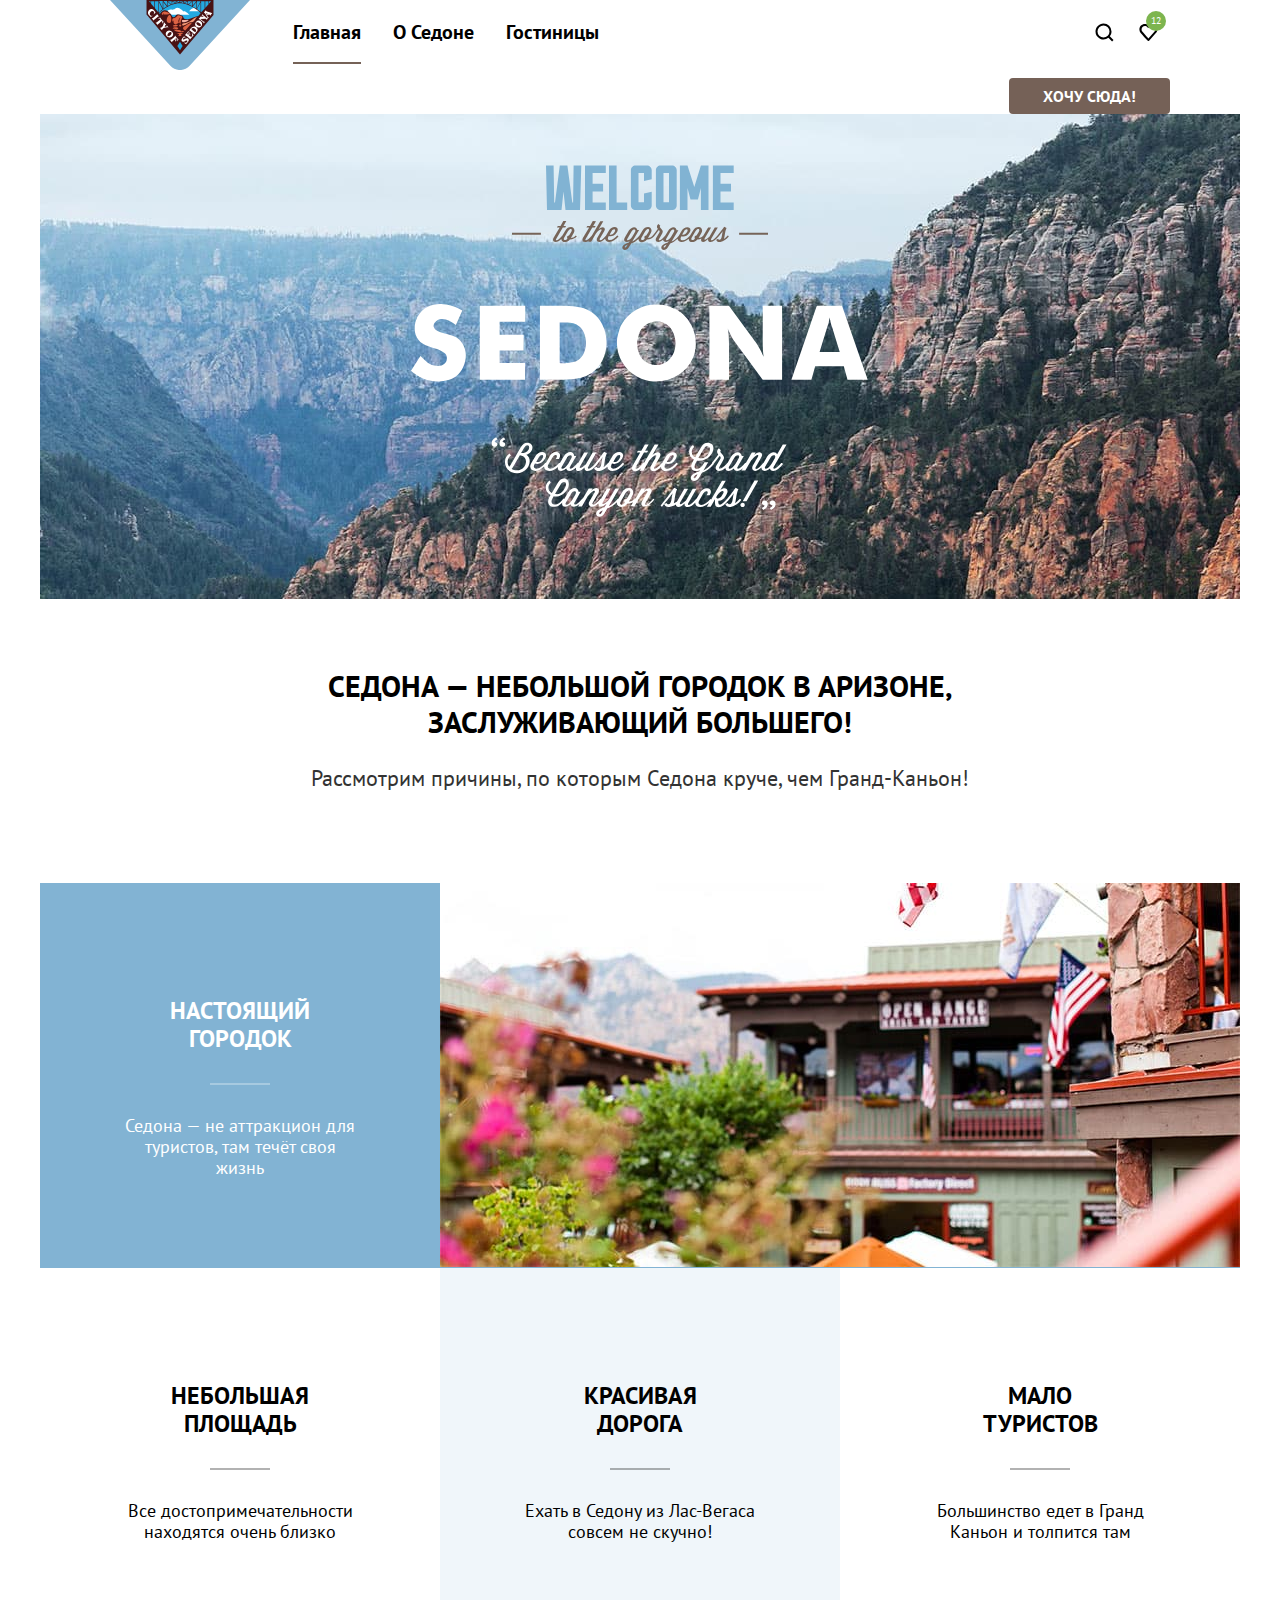
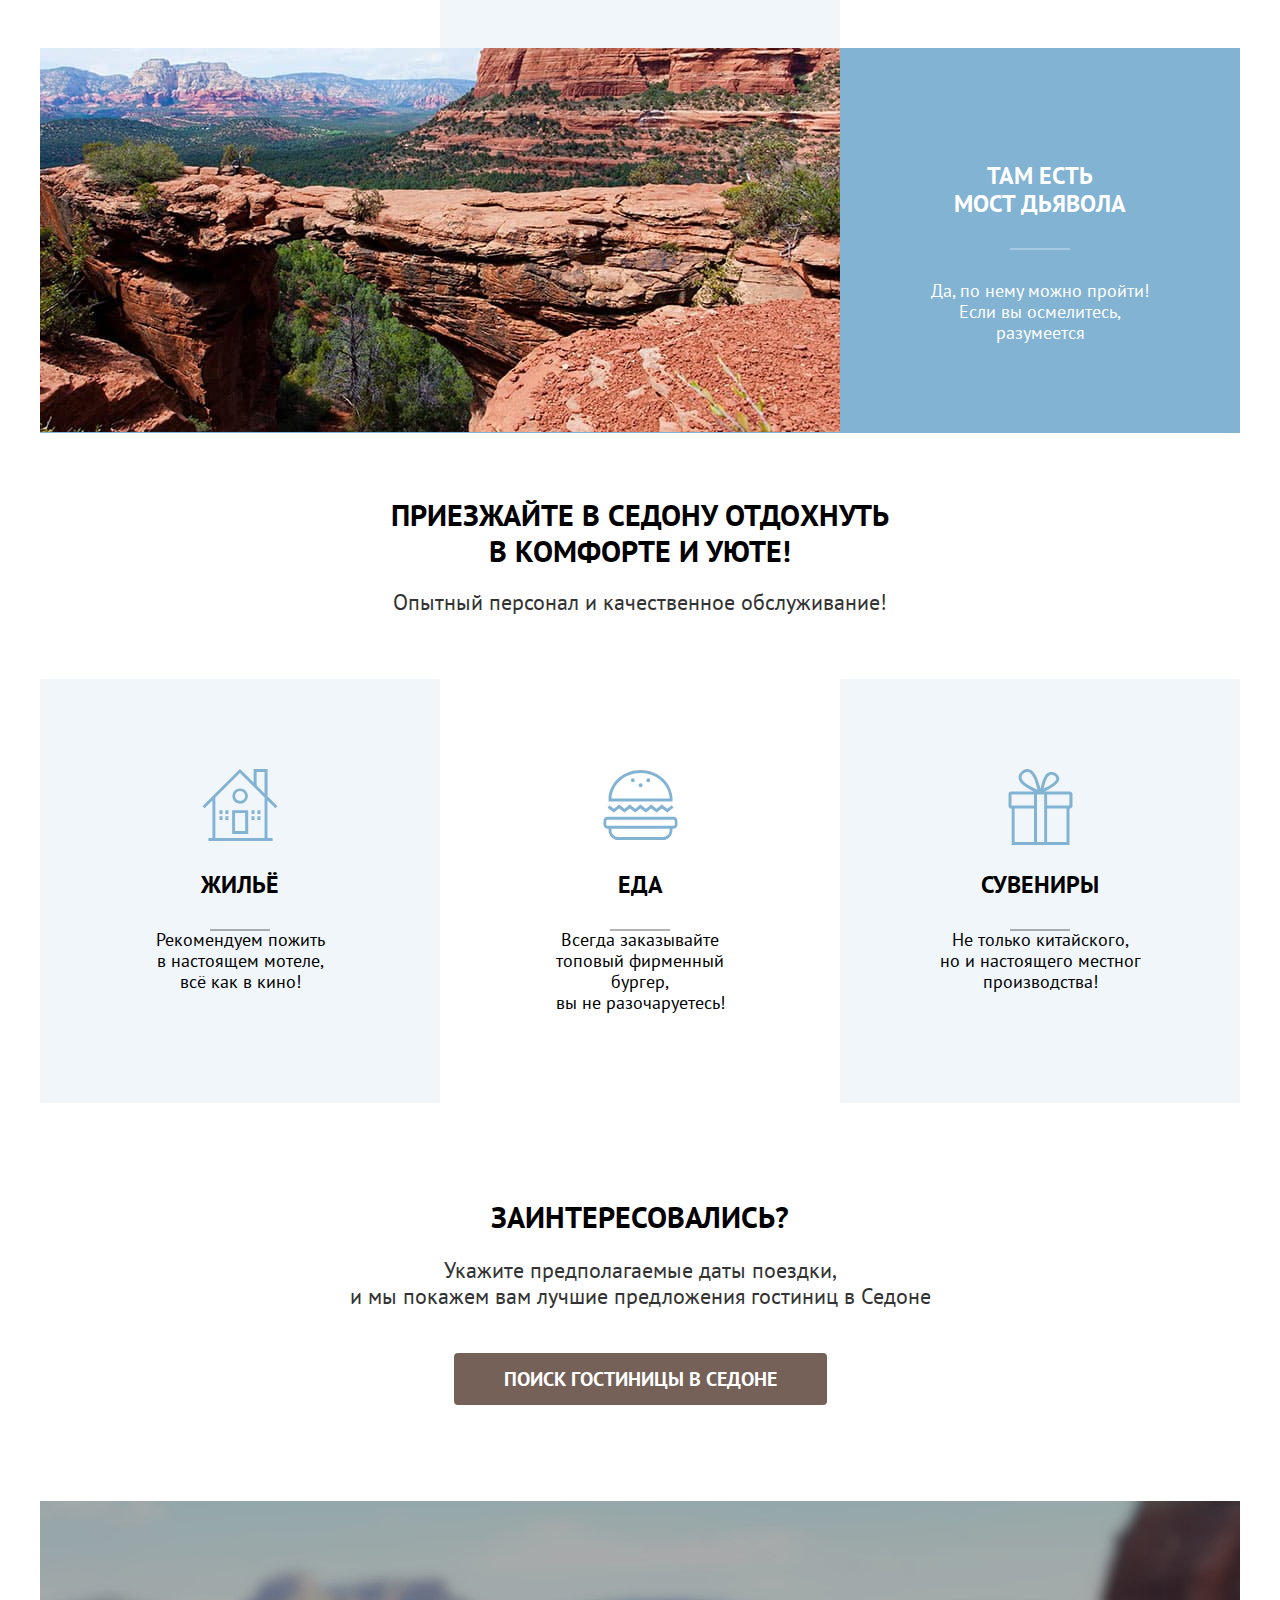
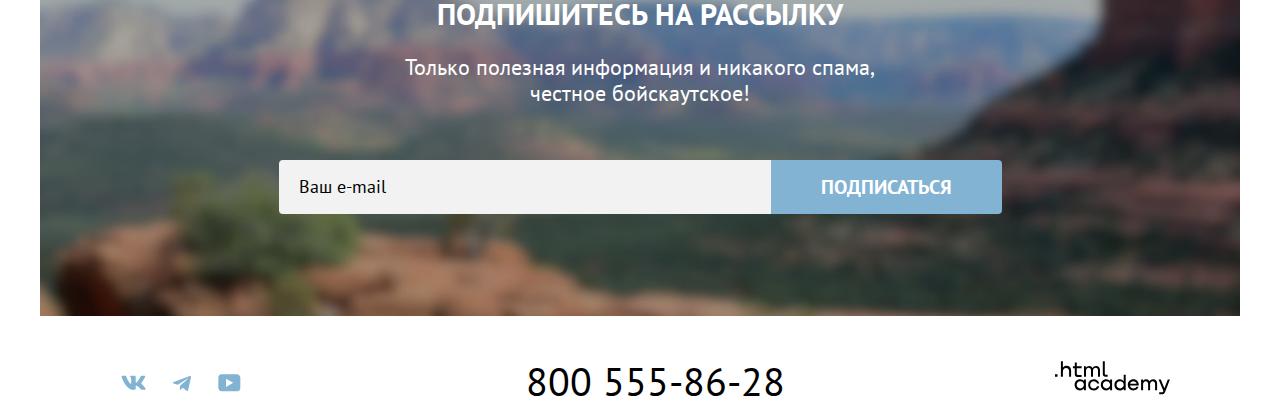
<file: index.html>
<!DOCTYPE html>
<html lang="ru">

  <head>
    <meta charset="utf-8">
    <title>HTML Academy: Седона</title>
    <link rel="stylesheet" href="styles/styles.css">
  </head>

  <body>
    <div class="site-container">
      <header class="page-header">
      <div class="page-header-inner">
        
          <a class="navigation-logo" href="index.html">
            <img class="logo" src="images/header/logo-sedona.svg" width="140" height="70" alt="Логотип города Седона">
          </a>
        
          <nav class="navigation">
          <ul class="navigation-list">
            <li class="navigation-item">
              <a class="navigation-link navigation-link-current" href="main.html">Главная</a>
            </li>
            <li class="navigation-item">
              <a class="navigation-link" href="#">О Седоне</a>
            </li>
            <li class="navigation-item">
              <a class="navigation-link" href="catalog.html">Гостиницы</a>
            </li>
          </ul>

          <ul class="navigation-list user-menu">
            <li class="navigation-item">
              <a class="navigation-link search-icon" href="#">
                <span class="visually-hidden">Поиск</span>
              </a>
            </li>
            <li class="navigation-item">
              <a class="navigation-link heart-icon" href="#">
                <span class="visually-hidden">Избранное</span>
                <span class="favourite-selected">12</span>
              </a>
            </li>
            <li class="navigation-item">
              <a class="button" href="#">Хочу сюда!</a>
            </li>
          </ul>
        </nav>
      </div>
      </header>

      <main class="main-container main-index">
        <section class="welcome">
          <h2 class="welcome-banner visually-hidden">Добро пожаловать в прекрасную Седону!</h2>
          <img class="welcome-image" src="images/welcome/welcome-banner.svg" width="458" height="352"
            alt="Добро пожаловать в Седону">
        </section>

        <section class="introduction">
          <h2 class="introduction-text">Седона — небольшой городок в Аризоне,<br> заслуживающий большего!</h2>
          <p class="introduction-advantages font-gray">Рассмотрим причины, по которым Седона круче, чем Гранд-Каньон!</p>
        </section>

        <section class="advantages">
          <ul class="advantages-list">
            <li class="advantages-item advantages-item-wide">
             <div class="advantages-item-container"> 
              <h3 class="advantages-title">Настоящий городок</h3>
              <p class="advantages-text">Седона — не аттракцион для туристов, там течёт своя жизнь</p>
             </div>
            <img class="advantages-image" src="images/advantages/town-view.jpg" width="800" height="384"
                alt="Здание на фоне холмов Седоны"> 
          </li>
      
          <li class="advantages-item">
              <div class="advantages-item-container">
                  <h3 class="advantages-title">Небольшая площадь</h3>
                  <p class="advantages-text font-dark">Все достопримечательности находятся очень близко</p>
              </div>    
          </li>
      
          <li class="advantages-item">
            <div class="advantages-item-container">
            <h3 class="advantages-title">Красивая <br>дорога</h3>
            <p class="advantages-text font-dark">Ехать в Седону из Лас-Вегаса совсем не скучно!</p>
          </div>
        </li>
    
          <li class="advantages-item">
            <div class="advantages-item-container">
            <h3 class="advantages-title">Мало <br>туристов</h3>
            <p class="advantages-text font-dark">Большинство едет в Гранд Каньон и толпится там</p>
            </div>    
        </li>
    
        <li class="advantages-item advantages-item-wide advantages-item-wide-reverse">
            <div class="advantages-item-container"> 
            <h3 class="advantages-title" >Там есть<br> Мост Дьявола</h3>
            <p class="advantages-text">Да, по нему можно пройти! Если вы осмелитесь, разумеется</p>
            </div>    
            <img class="advantages-image" src="images/advantages/devils-bridge.jpg" width="800" height="384"
              alt="Мост Дьявола Седоны">
          </li>
        </ul>
      </section>
          <section class="come-to-sedona">
            <div class="come-to-sedona-group">
              <h2 class="come-to-sedona-title">Приезжайте в Седону отдохнуть<br> в комфорте и уюте!</h2>
              <p class="come-to-sedona-text font-gray">Опытный персонал и качественное обслуживание!</p>
            </div>
          </section>

        <section class="advantages">
          <ul class="advantages-list">  
            <li class="advantages-item">
              <div class="advantages-item-container">
              <h3 class="advantages-title advantages-title-icon advantages-accomodation">Жильё</h3>
              <p class="advantages-text font-dark">Рекомендуем пожить<br> в настоящем мотеле,<br> всё как в кино!
              </p>
            </div>
          </li>

            <li class="advantages-item">
              <div class="advantages-item-container">
              <h3 class="advantages-title advantages-title-icon advantages-food">Еда</h3>
              <p class="advantages-text font-dark">Всегда заказывайте<br> топовый фирменный бургер,<br> вы не разочаруетесь!
              </p>
            </div>
          </li>

            <li class="advantages-item">
              <div class="advantages-item-container">
              <h3 class="advantages-title advantages-title-icon advantages-souvenirs">Сувениры</h3>
              <p class="advantages-text font-dark">Не только китайского,<br> но и настоящего местног <br> производства!
              </p>
            </div>
          </li>
          </ul>
        </section>

        <section class="search">
          <div class="search-group">
          <h2 class="search search-title">Заинтересовались?</h2>
          <p class="search search-text font-gray">Укажите предполагаемые даты поездки,<br> и мы покажем вам лучшие предложения гостиниц в
            Седоне</p>
          <a href="catalog.html" class="button button-hotel-search">Поиск гостиницы в Седоне</a>
          </div>
        </section>
      </main>

      <footer class="page-footer">
        <section class="newsletter">
         <div class="newsletter-group">
          <h2 class="newsletter-title">Подпишитесь на рассылку</h2>
          <p class="newsletter-text">Только полезная информация и никакого спама,<br> честное бойскаутское!</p>
          <form class="newsletter-form" action="https://echo.htmlacademy.ru/" method="post">
            <input class="newsletter-field" placeholder="Ваш e-mail" type="email" name="newsletter-email" id="newsletter-email"
              required>
            <button class="button-newsletter-subscribe" type="submit">Подписаться</button>
         </form>
        </div>
        </section>

        <div class="page-footer-container">
          <section class="footer-social">
            <h2 class="visually-hidden">Социальные сети</h2>
            <ul class="footer-social-list">
              <li class="footer-social-item">
                <a class="footer-social-link" href="#">
                  <svg class="social-icon" aria-hidden="true" focusable="false" xmlns="http://www.w3.org/2000/svg" width="25" height="15" fill="currentColor">
                    <path fill-rule="evenodd" d="M24.12 1.8c.16-.54 0-.94-.8-.94H20.7c-.67 0-.98.34-1.15.73 0 0-1.33 3.2-3.22 5.27-.61.6-.9.8-1.23.8-.16 0-.41-.2-.41-.75v-5.1c0-.66-.19-.95-.74-.95H9.82c-.42 0-.67.3-.67.59 0 .62.95.76 1.04 2.51v3.8c0 .83-.15.98-.48.98-.9 0-3.06-3.2-4.34-6.88-.25-.72-.5-1-1.18-1H1.57c-.75 0-.9.34-.9.73 0 .68.89 4.07 4.14 8.55 2.17 3.06 5.23 4.72 8 4.72 1.68 0 1.88-.37 1.88-1v-2.32c0-.74.16-.88.7-.88.38 0 1.05.19 2.6 1.66 1.79 1.75 2.08 2.54 3.08 2.54h2.63c.75 0 1.12-.37.9-1.1-.23-.72-1.08-1.77-2.2-3.02-.62-.71-1.54-1.48-1.82-1.86-.39-.5-.28-.71 0-1.15 0 0 3.2-4.42 3.54-5.93Z" clip-rule="evenodd"/>
                  </svg>
                  <span class="visually-hidden">ВКонтакте</span>
                </a>
              </li>
              <li class="footer-social-item">
                <a class="footer-social-link" href="#">
                  <svg class="social-icon" aria-hidden="true" focusable="false" xmlns="http://www.w3.org/2000/svg" width="18" height="16" fill="currentColor">
                    <path d="M16.79.96.84 7.1c-1.09.44-1.08 1.05-.2 1.32l4.1 1.28 9.47-5.98c.44-.27.85-.13.52.17l-7.68 6.93-.28 4.22c.41 0 .6-.2.83-.41l1.99-1.94 4.13 3.06c.77.42 1.31.2 1.5-.71l2.72-12.8c.28-1.1-.43-1.61-1.16-1.28Z"/>
                  </svg>
                  <span class="visually-hidden">Телеграм</span>
                </a>
              </li>
              <li class="footer-social-item">
                <a class="footer-social-link" href="#">
                  <svg class="social-icon" aria-hidden="true" focusable="false" xmlns="http://www.w3.org/2000/svg" width="23" height="18" fill="currentColor">
                    <path d="M18.94.36H3.51C1.65.36.33 1.95.33 3.76v10.09c0 1.91 1.32 3.5 3.18 3.5h15.65c1.64 0 3.17-1.59 3.17-3.4V3.76c-.22-1.8-1.53-3.4-3.39-3.4ZM7.99 12.89V4.82l7.34 4.04-7.34 4.03Z"/>
                  </svg>
                  <span class="visually-hidden">Ютьюб</span>
                </a>
              </li>
            </ul>
          </section>

          <section class="footer-contacts">
            <h2 class="visually-hidden">Телефон</h2>
            <a class="contacts-phone" href="tel:+78005558628">800 555-86-28</a>
          </section>

          <section class="footer-design">
            <h2 class="visually-hidden">Логотип HTML Academy</h2>
            <a class="htmlacademy-link" href="https://htmlacademy.ru/">
              <svg class="footer-html-logo" xmlns="http://www.w3.org/2000/svg" aria-hidden="true" focusable="false" width="115" height="34" fill="currentColor">
                <path d="M0 13.26v2.6h2.5v-2.6H0Zm11.6-8.4c-1.6 0-2.8.7-3.6 1.7h-.1V.36h-2v15.5h2v-5.3c0-2.1 1.3-3.6 3.3-3.6 1.8 0 2.9 1.4 2.9 3.2v5.7h2v-6.1c.1-3-1.8-4.9-4.5-4.9Zm15 .3h-4.8v-3.7h-2v3.8h-1.9v2h1.9v6c0 1.7 1 2.7 2.7 2.7h4.1v-2h-3.7c-.7 0-1.1-.4-1.1-1.1v-5.7h4.8v-2Zm14.5-.2c-1.6 0-2.9.8-3.5 2.1h-.1c-.6-1.2-1.8-2.1-3.4-2.1-1.4 0-2.5.8-3.1 1.8h-.1v-1.6H29v10.6h2v-5.4c0-2 1-3.5 2.6-3.5 1.5 0 2.4 1 2.4 2.6v6.3h2v-5.6c0-2.4 1.4-3.3 2.6-3.3 1.5 0 2.4 1 2.4 2.6v6.3h2v-6.5c.1-2.5-1.4-4.3-3.9-4.3Zm6.7 8.1c0 1.7 1 2.7 2.8 2.7h2v-2h-1.7c-.7 0-1.1-.4-1.1-1.1V.36h-2v12.7Zm-18.9 7c-.9-1.1-2.2-1.8-3.9-1.8-3.1 0-5.4 2.3-5.4 5.6s2.3 5.6 5.4 5.6c1.8 0 3-.8 3.8-1.9h.1v1.6h2v-10.6h-2v1.5Zm-3.6 7.4c-2.2 0-3.6-1.6-3.6-3.6s1.4-3.6 3.6-3.6 3.6 1.6 3.6 3.6c0 1.9-1.4 3.6-3.6 3.6Zm18.9-5.1c-.5-2.4-2.6-4.1-5.4-4.1a5.4 5.4 0 0 0-5.6 5.6c0 3.1 2.2 5.6 5.6 5.6 2.8 0 4.9-1.8 5.4-4.2h-2.1a3.4 3.4 0 0 1-3.3 2.3c-2.2 0-3.6-1.6-3.6-3.6s1.4-3.6 3.6-3.6c1.6 0 2.8 1 3.3 2.2h2.1v-.2Zm10.9-2.3c-.9-1.1-2.2-1.8-3.9-1.8-3.1 0-5.4 2.3-5.4 5.6s2.3 5.6 5.4 5.6c1.8 0 3-.8 3.8-1.9h.1v1.6h2v-10.6h-2v1.5Zm-3.6 7.4c-2.2 0-3.6-1.6-3.6-3.6s1.4-3.6 3.6-3.6 3.6 1.6 3.6 3.6c0 1.9-1.5 3.6-3.6 3.6Zm17.2-7.3c-.9-1.1-2.2-1.9-3.9-1.9-3.1 0-5.4 2.3-5.4 5.6s2.2 5.6 5.4 5.6c1.7 0 3-.8 3.8-1.8h.1v1.5h2v-15.4h-2v6.4Zm-3.6 7.3c-2.2 0-3.6-1.6-3.6-3.6s1.4-3.6 3.6-3.6 3.6 1.6 3.6 3.6c-.1 2-1.5 3.6-3.6 3.6Zm13.2-9.2c-3.3 0-5.5 2.5-5.5 5.6 0 3 2.1 5.6 5.5 5.6 2.5 0 4.5-1.3 5.2-3.6h-2.1c-.5 1-1.6 1.6-3 1.6-1.9 0-3.3-1.3-3.4-2.9h8.8c.2-3.6-2-6.3-5.5-6.3Zm0 1.9c1.7 0 3 1 3.3 2.6h-6.5c.3-1.5 1.5-2.6 3.2-2.6Zm19.9-1.9c-1.6 0-2.9.8-3.6 2h-.1c-.6-1.2-1.8-2-3.4-2-1.4 0-2.5.7-3.1 1.8v-1.5h-1.9v10.6h2v-5.4c0-2 1-3.4 2.6-3.5 1.5 0 2.4 1 2.4 2.6v6.3h2v-5.6c0-2.4 1.4-3.3 2.6-3.3 1.5 0 2.4 1 2.4 2.6v6.3h2v-6.5c.1-2.6-1.4-4.4-3.9-4.4Zm11.2 9.1-3.6-8.9h-2.2l4.8 11.6c-.3.9-.7 1.2-1.7 1.2h-2.5v2h2.5c1.8 0 2.8-.8 3.5-2.6l4.7-12.2h-2.1l-3.4 8.9Z"/>
              </svg>           
            </a>
          </section>
        </div>
      </footer>
    </div>

    </body>

</html>
</file>
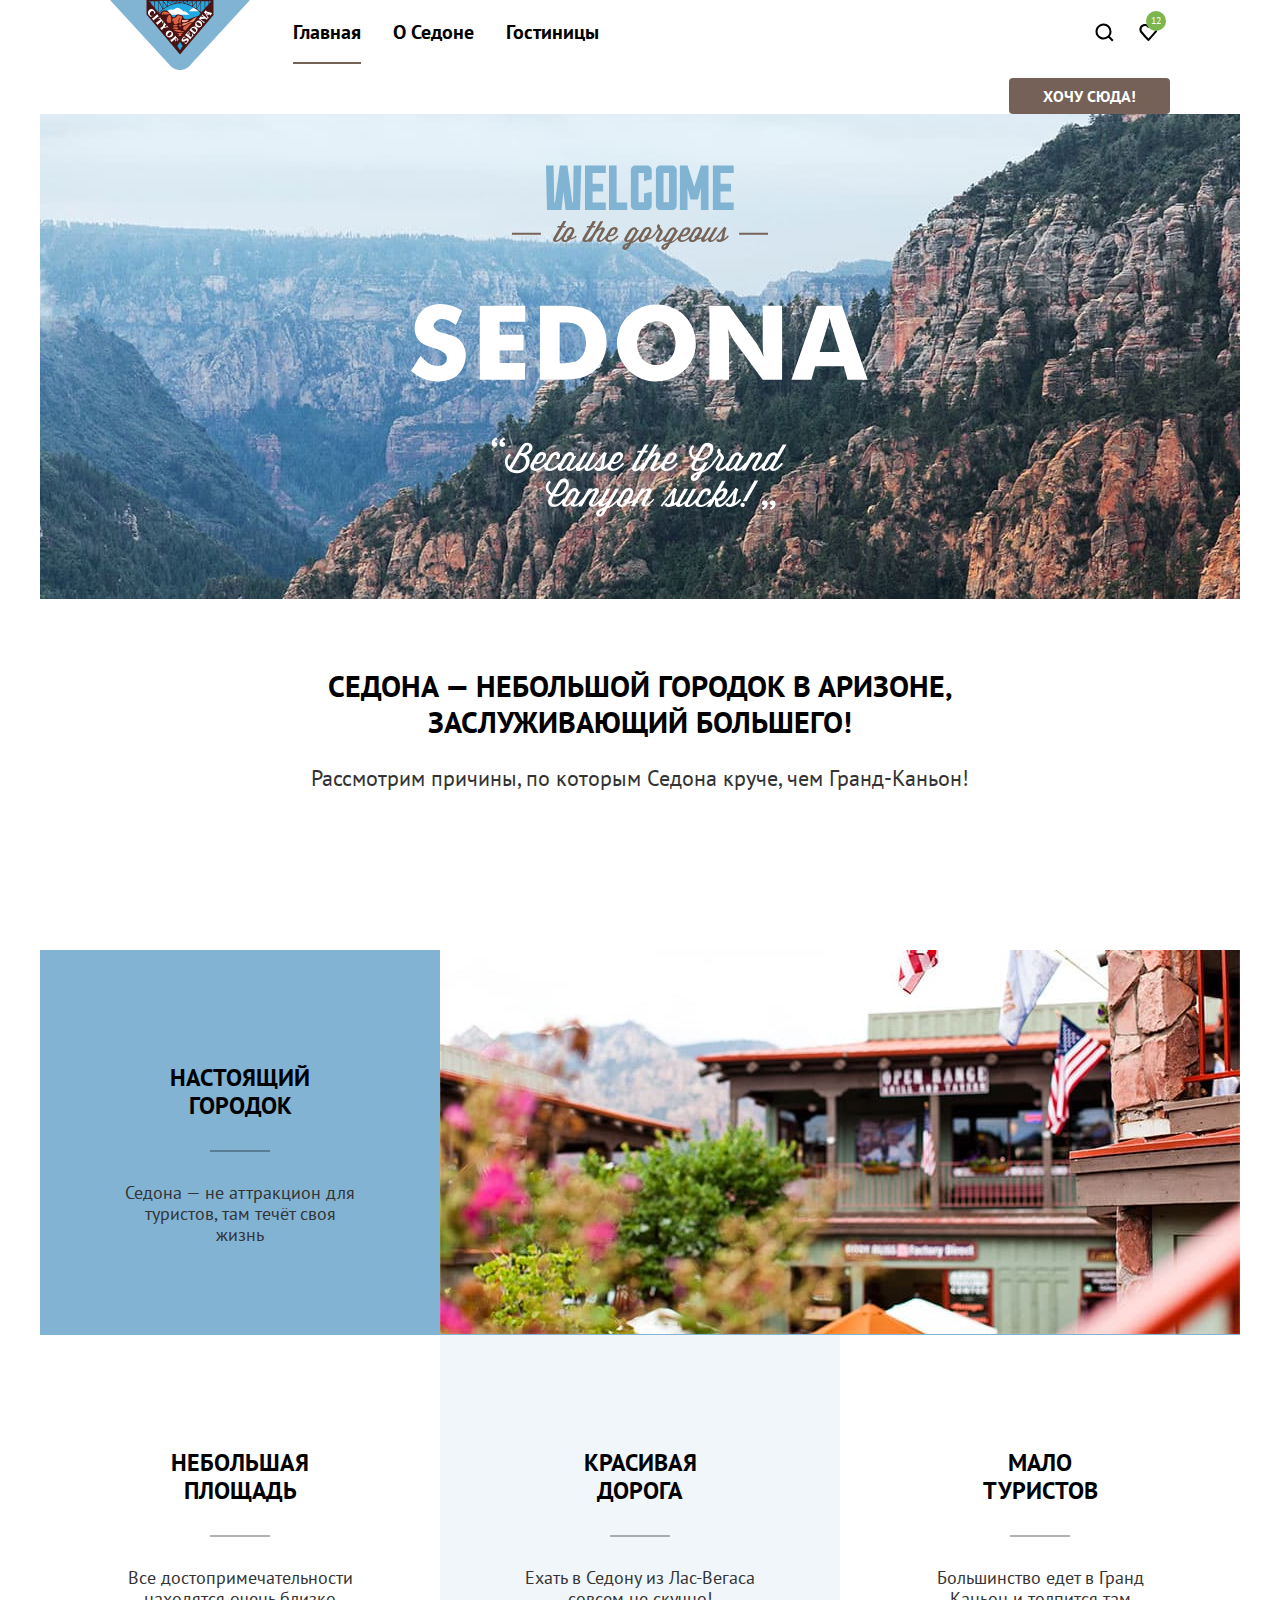
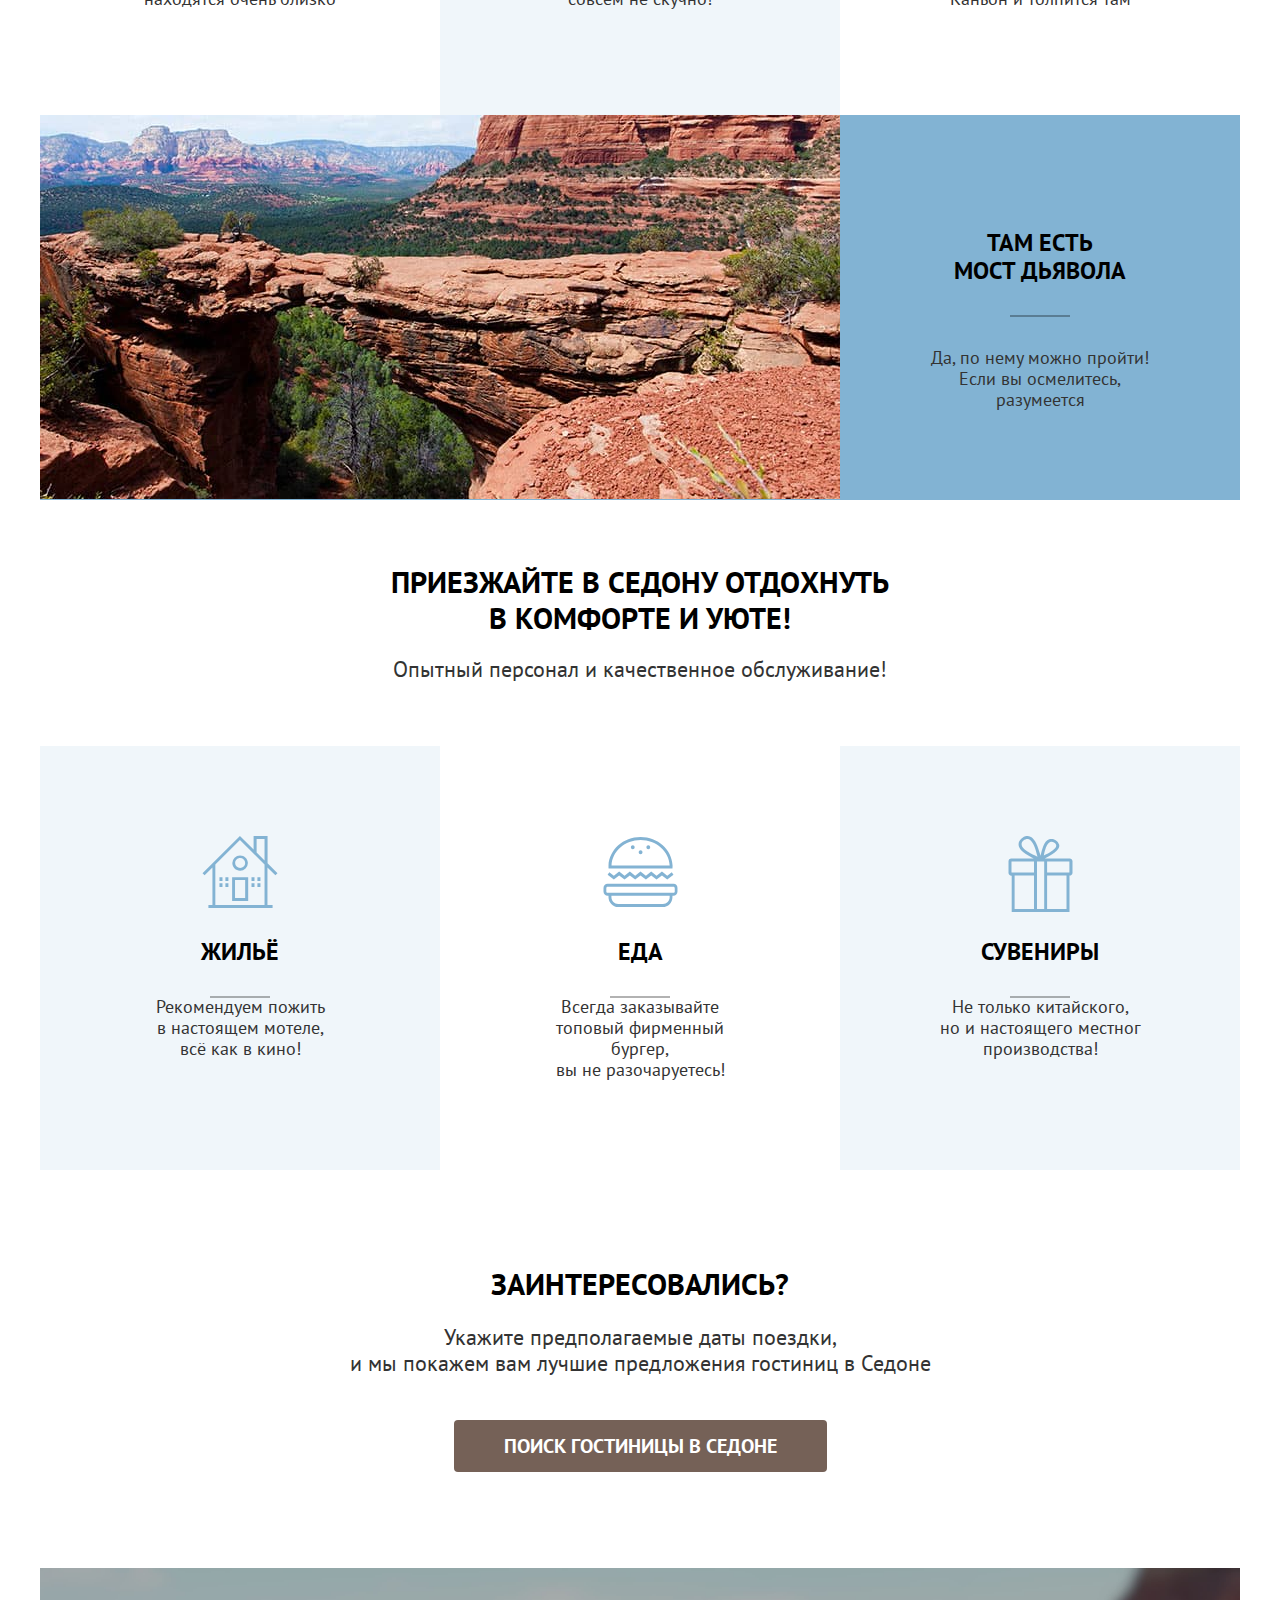
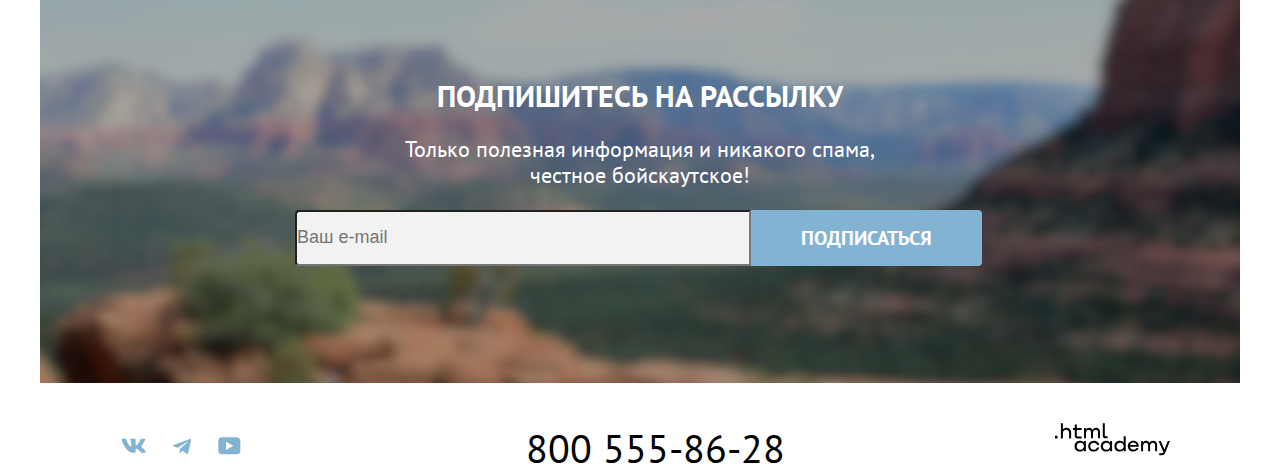
<file: 2/index.html>
<!DOCTYPE html>
<html lang="ru">

  <head>
    <meta charset="utf-8">
    <title>HTML Academy: Седона</title>
    <link rel="stylesheet" href="styles/styles.css">
    <base href="https://htmlacademy-htmlcss.github.io/2002737-sedona-36/2/">
</head>

  <body>
    <div class="site-container">
      <header class="page-header">
      <div class="page-header-inner">
        
          <a class="navigation-logo" href="index.html">
            <img class="logo" src="images/header/logo-sedona.svg" width="140" height="70" alt="Логотип города Седона">
          </a>
        
          <nav class="navigation">
          <ul class="navigation-list">
            <li class="navigation-item">
              <a class="navigation-link navigation-link-current" href="main.html">Главная</a>
            </li>
            <li class="navigation-item">
              <a class="navigation-link" href="#">О Седоне</a>
            </li>
            <li class="navigation-item">
              <a class="navigation-link" href="catalog.html">Гостиницы</a>
            </li>
          </ul>

          <ul class="navigation-list user-menu">
            <li class="navigation-item">
              <a class="navigation-link search-icon" href="#">
                <span class="visually-hidden">Поиск</span>
              </a>
            </li>
            <li class="navigation-item">
              <a class="navigation-link heart-icon" href="#">
                <span class="visually-hidden">Избранное</span>
                <span class="favourite-selected">12</span>
              </a>
            </li>
            <li class="navigation-item">
              <a class="button" href="#">Хочу сюда!</a>
            </li>
          </ul>
        </nav>
      </div>
      </header>

      <main class="main-container main-index">
        <section class="welcome">
          <h2 class="welcome-banner visually-hidden">Добро пожаловать в прекрасную Седону!</h2>
          <img class="welcome-image" src="images/welcome/welcome-banner.svg" width="458" height="352"
            alt="Добро пожаловать в Седону">
        </section>

        <section class="introduction">
          <h2 class="introduction-text">Седона — небольшой городок в Аризоне,<br> заслуживающий большего!</h2>
          <p class="introduction-advantages font-gray">Рассмотрим причины, по которым Седона круче, чем Гранд-Каньон!</p>
        </section>

        <section class="advantages">
          <ul class="advantages-list">
            <li class="advantages-item advantages-item-wide">
             <div class="advantages-item-container"> 
              <h3 class="advantages-title">Настоящий городок</h3>
              <p class="advantages-text">Седона — не аттракцион для туристов, там течёт своя жизнь</p>
             </div>
            <img class="advantages-image" src="images/advantages/town-view.jpg" width="800" height="384"
                alt="Здание на фоне холмов Седоны"> 
          </li>
      
          <li class="advantages-item">
              <div class="advantages-item-container">
                  <h3 class="advantages-title">Небольшая площадь</h3>
                  <p class="advantages-text font-dark">Все достопримечательности находятся очень близко</p>
              </div>    
          </li>
      
          <li class="advantages-item">
            <div class="advantages-item-container">
            <h3 class="advantages-title">Красивая <br>дорога</h3>
            <p class="advantages-text font-dark">Ехать в Седону из Лас-Вегаса совсем не скучно!</p>
          </div>
        </li>
    
          <li class="advantages-item">
            <div class="advantages-item-container">
            <h3 class="advantages-title">Мало <br>туристов</h3>
            <p class="advantages-text font-dark">Большинство едет в Гранд Каньон и толпится там</p>
            </div>    
        </li>
    
        <li class="advantages-item advantages-item-wide advantages-item-wide-reverse">
            <div class="advantages-item-container"> 
            <h3 class="advantages-title" >Там есть<br> Мост Дьявола</h3>
            <p class="advantages-text">Да, по нему можно пройти! Если вы осмелитесь, разумеется</p>
            </div>    
            <img class="advantages-image" src="images/advantages/devils-bridge.jpg" width="800" height="384"
              alt="Мост Дьявола Седоны">
          </li>
        </ul>
      </section>
          <section class="come-to-sedona">
            <div class="come-to-sedona-group">
              <h2 class="come-to-sedona-title">Приезжайте в Седону отдохнуть<br> в комфорте и уюте!</h2>
              <p class="come-to-sedona-text font-gray">Опытный персонал и качественное обслуживание!</p>
            </div>
          </section>

        <section class="advantages">
          <ul class="advantages-list">  
            <li class="advantages-item">
              <div class="advantages-item-container">
              <h3 class="advantages-title advantages-title-icon advantages-accomodation">Жильё</h3>
              <p class="advantages-text font-dark">Рекомендуем пожить<br> в настоящем мотеле,<br> всё как в кино!
              </p>
            </div>
          </li>

            <li class="advantages-item">
              <div class="advantages-item-container">
              <h3 class="advantages-title advantages-title-icon advantages-food">Еда</h3>
              <p class="advantages-text font-dark">Всегда заказывайте<br> топовый фирменный бургер,<br> вы не разочаруетесь!
              </p>
            </div>
          </li>

            <li class="advantages-item">
              <div class="advantages-item-container">
              <h3 class="advantages-title advantages-title-icon advantages-souvenirs">Сувениры</h3>
              <p class="advantages-text font-dark">Не только китайского,<br> но и настоящего местног <br> производства!
              </p>
            </div>
          </li>
          </ul>
        </section>

        <section class="search">
          <div class="search-group">
          <h2 class="search search-title">Заинтересовались?</h2>
          <p class="search search-text font-gray">Укажите предполагаемые даты поездки,<br> и мы покажем вам лучшие предложения гостиниц в
            Седоне</p>
          <a href="catalog.html" class="button button-hotel-search">Поиск гостиницы в Седоне</a>
          </div>
        </section>
      </main>

      <footer class="page-footer">
        <section class="newsletter">
         <div class="newsletter-group">
          <h2 class="newsletter-title">Подпишитесь на рассылку</h2>
          <p>Только полезная информация и никакого спама,<br> честное бойскаутское!</p>
          <form class="newsletter-form" action="https://echo.htmlacademy.ru/" method="post">
            <input class="newsletter-field" placeholder="Ваш e-mail" type="email" name="newsletter-email" id="newsletter-email"
              required>
            <button class="button-newsletter-subscribe" type="submit">Подписаться</button>
         </form>
        </div>
        </section>

        <div class="page-footer-container">
          <section class="footer-social">
            <h2 class="visually-hidden">Социальные сети</h2>
            <ul class="footer-social-list">
              <li class="footer-social-item">
                <a class="footer-social-link" href="#">
                  <svg class="social-icon" aria-hidden="true" focusable="false" xmlns="http://www.w3.org/2000/svg" width="25" height="15" fill="none">
                    <path fill="#83B3D3" fill-rule="evenodd" d="M24.12 1.8c.16-.54 0-.94-.8-.94H20.7c-.67 0-.98.34-1.15.73 0 0-1.33 3.2-3.22 5.27-.61.6-.9.8-1.23.8-.16 0-.41-.2-.41-.75v-5.1c0-.66-.19-.95-.74-.95H9.82c-.42 0-.67.3-.67.59 0 .62.95.76 1.04 2.51v3.8c0 .83-.15.98-.48.98-.9 0-3.06-3.2-4.34-6.88-.25-.72-.5-1-1.18-1H1.57c-.75 0-.9.34-.9.73 0 .68.89 4.07 4.14 8.55 2.17 3.06 5.23 4.72 8 4.72 1.68 0 1.88-.37 1.88-1v-2.32c0-.74.16-.88.7-.88.38 0 1.05.19 2.6 1.66 1.79 1.75 2.08 2.54 3.08 2.54h2.63c.75 0 1.12-.37.9-1.1-.23-.72-1.08-1.77-2.2-3.02-.62-.71-1.54-1.48-1.82-1.86-.39-.5-.28-.71 0-1.15 0 0 3.2-4.42 3.54-5.93Z" clip-rule="evenodd"/>
                  </svg>
                  <span class="visually-hidden">ВКонтакте</span>
                </a>
              </li>
              <li class="footer-social-item">
                <a class="footer-social-link" href="#">
                  <svg class="social-icon" aria-hidden="true" focusable="false" xmlns="http://www.w3.org/2000/svg" width="18" height="16" fill="none">
                    <path fill="#83B3D3" d="M16.79.96.84 7.1c-1.09.44-1.08 1.05-.2 1.32l4.1 1.28 9.47-5.98c.44-.27.85-.13.52.17l-7.68 6.93-.28 4.22c.41 0 .6-.2.83-.41l1.99-1.94 4.13 3.06c.77.42 1.31.2 1.5-.71l2.72-12.8c.28-1.1-.43-1.61-1.16-1.28Z"/>
                  </svg>
                  <span class="visually-hidden">Телеграм</span>
                </a>
              </li>
              <li class="footer-social-item">
                <a class="footer-social-link" href="#">
                  <svg class="social-icon" aria-hidden="true" focusable="false" xmlns="http://www.w3.org/2000/svg" width="23" height="18" fill="none">
                    <path fill="#83B3D3" d="M18.94.36H3.51C1.65.36.33 1.95.33 3.76v10.09c0 1.91 1.32 3.5 3.18 3.5h15.65c1.64 0 3.17-1.59 3.17-3.4V3.76c-.22-1.8-1.53-3.4-3.39-3.4ZM7.99 12.89V4.82l7.34 4.04-7.34 4.03Z"/>
                  </svg>
                  <span class="visually-hidden">Ютьюб</span>
                </a>
              </li>
            </ul>
          </section>

          <section class="footer-contacts">
            <h2 class="visually-hidden">Телефон</h2>
            <a class="contacts-phone" href="tel:+78005558628">800 555-86-28</a>
          </section>

          <section class="footer-design">
            <h2 class="visually-hidden">Логотип HTML Academy</h2>
            <a class="htmlacademy-link" href="https://htmlacademy.ru/">
              <img class="footer-html-logo" src="images/footer/logo-html-academy.svg" alt="HTML Academy" width="115" height="33">
            </a>
          </section>
        </div>
      </footer>

    </div>
  </body>

</html>
</file>
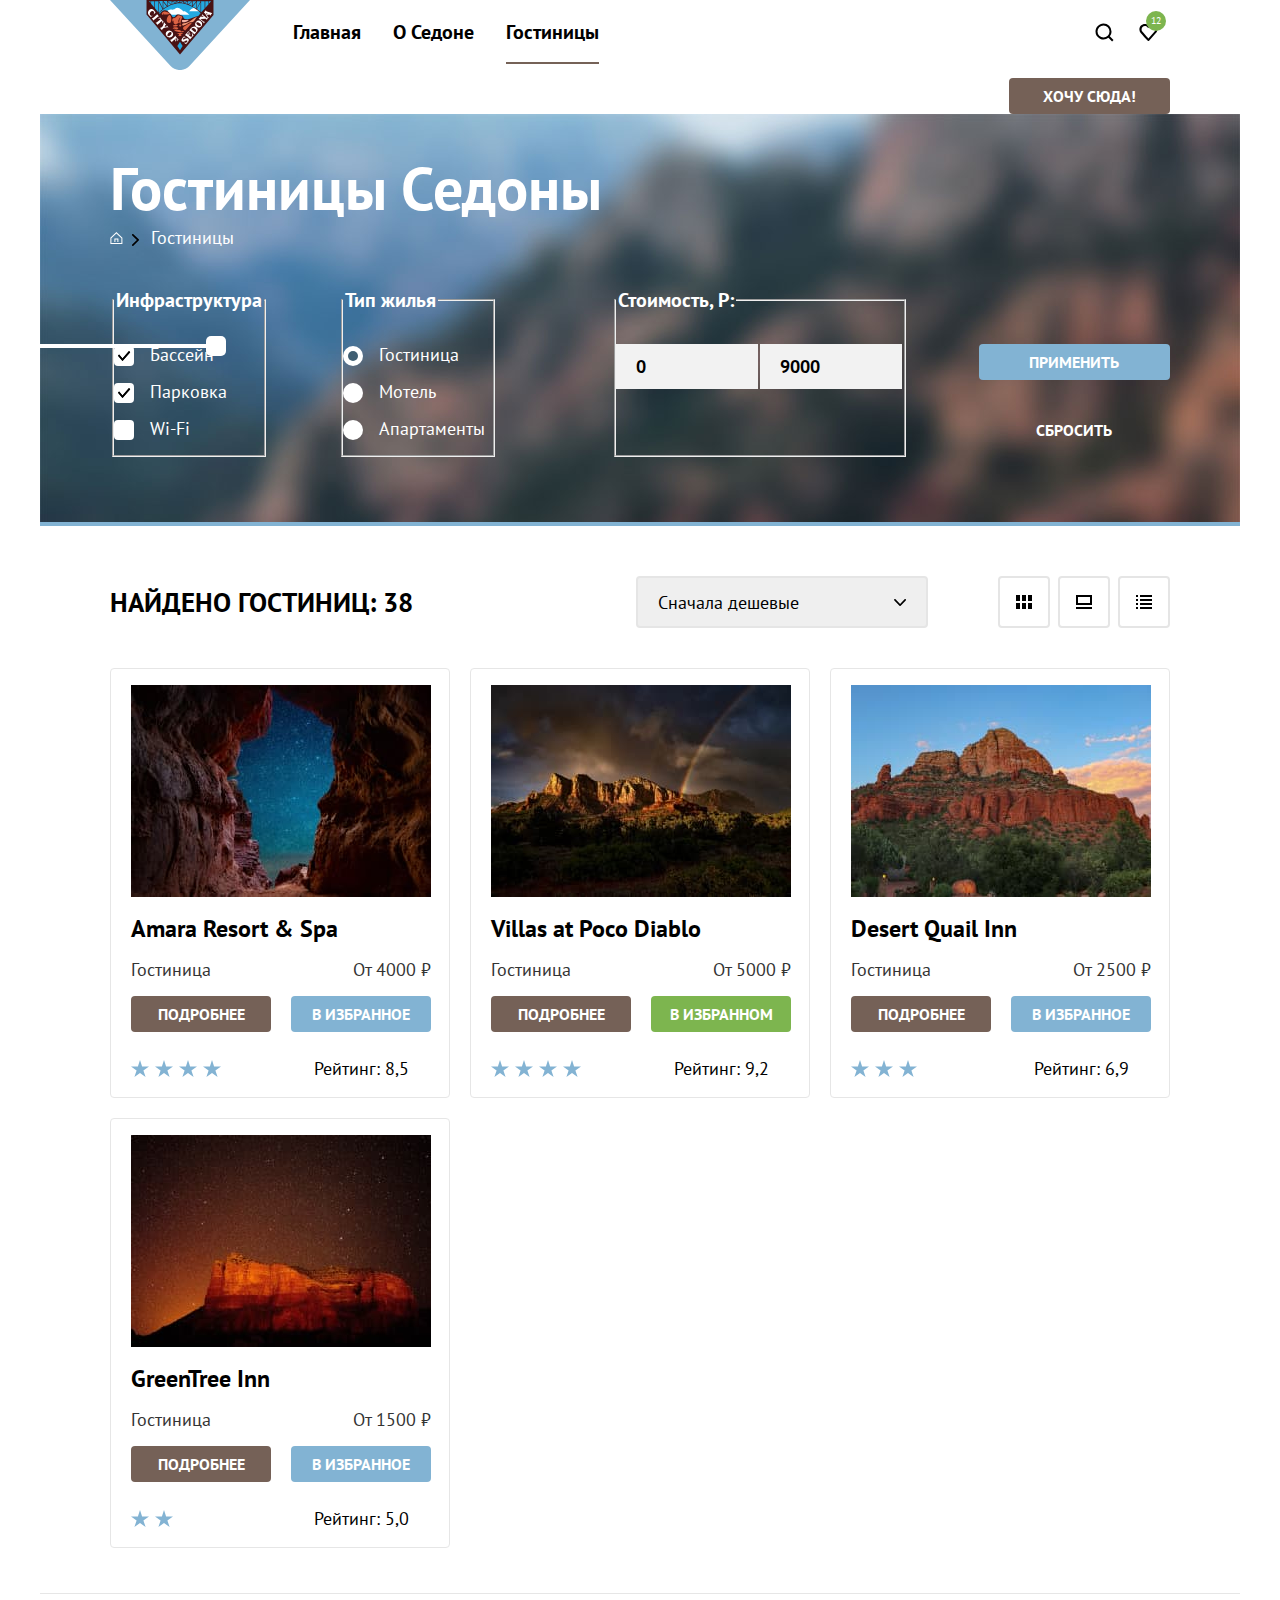
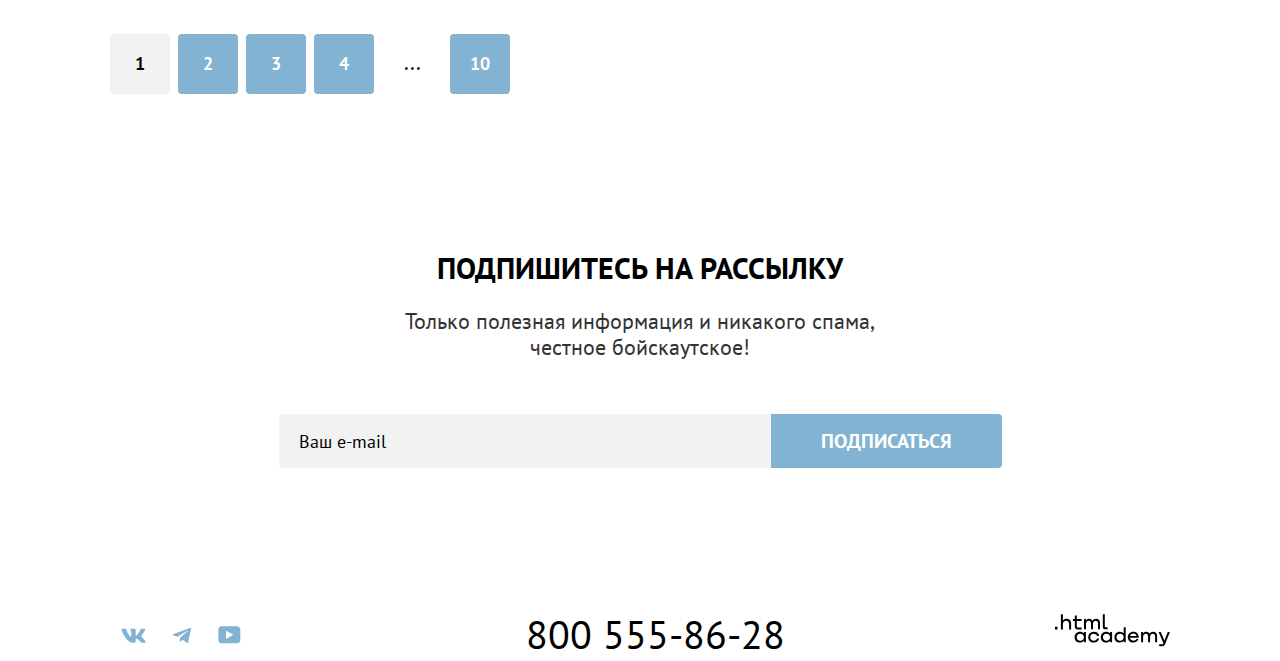
<file: catalog.html>
<!DOCTYPE html>
<html lang="ru">
  <head>
    <meta charset="utf-8">
    <title>HTML Academy: Седона</title>
    <link rel="stylesheet" href="styles/styles.css">
  </head>

  <body>
    <div class="site-container">
      <header class="page-header">
        <div class="page-header-inner">

            <a class="navigation-logo" href="index.html">
              <img class="logo" src="images/header/logo-sedona.svg" width="140" height="70" alt="Логотип города Седона">
            </a>

            <nav class="navigation">
            <ul class="navigation-list">
              <li class="navigation-item">
                <a class="navigation-link" href="index.html">Главная</a>
              </li>
              <li class="navigation-item">
                <a class="navigation-link" href="#">О Седоне</a>
              </li>
              <li class="navigation-item">
                <a class="navigation-link navigation-link-current" href="catalog.html">Гостиницы</a>
              </li>
            </ul>

            <ul class="navigation-list user-menu">
              <li class="navigation-item">
                <a class="navigation-link search-icon" href="#">
                  <span class="visually-hidden">Поиск</span>
                </a>
              </li>
              <li class="navigation-item">
                <a class="navigation-link heart-icon" href="#">
                  <span class="visually-hidden">Избранное</span>
                  <span class="favourite-selected">12</span>
                </a>
              </li>
              <li class="navigation-item">
                <a class="button" href="#">Хочу сюда!</a>
              </li>
            </ul>
          </nav>
        </div>
      </header>

  <main class="main-inner main-container">

    <div class="hotels-selection-menu">
      <header class="inner-header">
        <h1 class="inner-header-title">Гостиницы Седоны</h1>
        <ul class="breadcrumbs">
          <li class="breadcrumbs-item">
            <a class="breadcrumbs-link breadcrumbs-link-home" href="index.html">
              <svg class="breadcrums-icon" aria-hidden="true" focusable="false" width="13" height="12" viewBox="0 0 13 12" fill="none" xmlns="http://www.w3.org/2000/svg">
                <path d="m6.393 0-6 5.8V12h12V5.8l-6-5.8Zm5 11h-10V6.2l5-4.8 5 4.8V11Z"/><path d="M4.393 10h1V7.5h2V10h1V6.5h-4V10Z"/>
              </svg>
              <span class="visually-hidden">Главная</span>
            </a>
          </li>
          <li class="breadcrumbs-item">
            <a class="breadcrumbs-link">Гостиницы</a>
          </li>
        </ul>
      </header>

      <section class="catalog-hotels">
        <h2 class="visually-hidden">Список гостиниц с фильтрами</h2>
        <form class="catalog-filter" action="https://echo.htmlacademy.ru/" method="get">

         <div class="catalog-filter-menu">
          <fieldset class="catalog-filter-group-infrastructure">
            <legend class="catalog-filter-title">Инфраструктура</legend>
            <ul class="catalog-filter-list">
              <li class="catalog-filter-item">
                <label class="control">
                  <input class="visually-hidden control-input" type="checkbox" name="swimming-pool" checked>
                  <span class="control-mark"></span>
                  <span class="control-label">Бассейн</span>
                </label>
              </li>
              <li class="catalog-filter-item">
                <label class="control">
                  <input class="visually-hidden control-input" type="checkbox" name="parking" checked>
                  <span class="control-mark"></span>
                  <span class="control-label">Парковка</span>
                </label>
              </li>
              <li class="catalog-filter-item">
                <label class="control">
                  <input class="visually-hidden control-input" type="checkbox" name="wi-fi">
                  <span class="control-mark"></span>
                  <span class="control-label">Wi-Fi</span>
                </label>
              </li>
            </ul>
          </fieldset>

          <fieldset class="catalog-filter-group-accomodation-type">
          <legend class="catalog-filter-title">Тип жилья</legend>
          <ul class="catalog-filter-list">
            <li class="catalog-filter-item">
              <label class="control">
                <input class="visually-hidden control-input" type="radio" name="product-group" value="hotels" checked>
                <span class="control-mark"></span>
                <span class="control-label">Гостиница</span> 
              </label>
            </li>
            <li class="catalog-filter-item">
              <label class="control">
                <input class="visually-hidden control-input" type="radio" name="product-group" value="motels">
                <span class="control-mark"></span>
                <span class="control-label">Мотель</span>
              </label>
            </li>
            <li class="catalog-filter-item">
              <label class="control">
                <input class="visually-hidden control-input" type="radio" name="product-group" value="apartments">
                <span class="control-mark"></span>
                <span class="control-label">Апартаменты</span>
              </label>
            </li>
          </ul>
        </fieldset>

        <fieldset class="catalog-filter-group-price">
         <legend class="catalog-filter-title">Стоимость, Р:</legend>
          <div class="range">
            <div class="range-wrapper-inputs">
              <label class="catalog-filter-label">
                <input class="range-input" type="number" value="0" name="min-price" -moz-appearance="textfield">
              </label>
              <label class="catalog-filter-label">
                <input class="range-input" type="number" value="9000" name="max-price" -moz-appearance="textfield>
              </label>
            </div>
          
            <div class="range-scale">
              <div class="range-bar" style="left: 10px; width: 206px">
                <button class="range-toggle toggle-min">
                  <span class="visually-hidden">Изменить минимальную цену.</span>
                </button>
                <button class="range-toggle toggle-max">
                  <span class="visually-hidden">Изменить максимальную цену.</span>
                </button>
              </div>
            </div>  
          </div>
        </fieldset>

        <div class="buttons-filters">
          <button class="button-use-filters" type="submit">Применить</button>
          <button class="button-reset-filters" type="reset">Сбросить</button>
         </div>
        </div>
      </form>
     </section>
    </div>

    <section class="hotel-filter-sort">
      <h2>Найдено гостиниц: <span>38</span></h2>

       <div class="sorting-container">
        <select class="select-control" aria-label="Сортировка">
          <option value="cheap">Сначала дешевые</option>
          <option value="popular">Сначала популярные</option>
          <option value="expensive">Сначала дорогие</option>
        </select>

        <div class="sorting-container-view-buttons">
        <a class="card-grid-toggle" href="#">
          <svg xmlns="http://www.w3.org/2000/svg" width="16" height="14" fill="none" aria-hidden="true" focusable="false">
            <path fill="#000" d="M4 0H0v6h4V0Zm12 0h-4v6h4V0Zm-6 0H6v6h4V0ZM4 8H0v6h4V8Zm12 0h-4v6h4V8Zm-6 0H6v6h4V8Z"/>
          </svg>
          <span class="visually-hidden">Показать карточки</span>
        </a>

        <a class="card-grid-toggle" href="#">
          <svg xmlns="http://www.w3.org/2000/svg" width="16" height="14" fill="none" aria-hidden="true" focusable="false">
            <path fill="#000" d="M16 12H0v2h16v-2ZM14 2v6H2V2h12Zm2-2H0v10h16V0Z"/>
          </svg>
          <span class="visually-hidden">Слайдшоу</span>
        </a>

        <a class="card-grid-toggle" href="#">
          <svg xmlns="http://www.w3.org/2000/svg" width="16" height="14" fill="none" aria-hidden="true" focusable="false">
            <path fill="#000" d="M2 0H0v2h2V0Zm14 0H4v2h12V0ZM2 4H0v2h2V4Zm14 0H4v2h12V4ZM2 8H0v2h2V8Zm14 0H4v2h12V8ZM2 12H0v2h2v-2Zm14 0H4v2h12v-2Z"/>
          </svg>
          <span class="visually-hidden">Показать список</span>
        </a>
       </div>
      </div>
    </section>

    <section class="catalog-results">
      <ul class="product-list">
        <li class="product-card">
        <a class="product-card-link" href="#">
          <img class="product-card-image" src="images/catalog/hotel-1-amara-resort.jpg" width="300" height="212" alt="Amara Resort & Spa">
        </a>
        <h3 class="product-card-title">Amara Resort & Spa</h3>
        <p class="accomodation-type">Гостиница</p>
        <p class="product-card-price">От 4000 ₽</p>
        <a class="product-details-button" href="#">Подробнее</a>
        <a class="product-add-to-favourites-button" href="#">В избранное</a>
        <div class="hotel-rating-stars star4">
        <p class="visually-hidden number-of-stars">4 звезды</p>
        </div>
        <p class="rating">Рейтинг: 8,5</p>
      </li>
      <li class="product-card">
        <a class="product-card-link" href="#">
          <img class="product-card-image" src="images/catalog/hotel-2-villas-poco-diablo.jpg" width="300" height="212" alt="Villas at Poco Diablo">
        </a>
        <h3 class="product-card-title">Villas at Poco Diablo</h3>
        <p class="accomodation-type">Гостиница</p>
        <p class="product-card-price">От 5000 ₽</p>
        <a class="product-details-button" href="#">Подробнее</a>
        <a class="product-favourite-button" href="#">В избранном</a>
        <div class="hotel-rating-stars star4">
        <p class="visually-hidden number-of-stars">4 звезды</p>
        </div>
        <p class="rating">Рейтинг: 9,2</p>
      </li>
      <li class="product-card">
        <a class="product-card-link" href="#">
          <img class="product-card-image" src="images/catalog/hotel-3-desert-quail.jpg" width="300" height="212" alt="Desert Quail Inn">
        </a>
        <h3 class="product-card-title">Desert Quail Inn</h3>
        <p class="accomodation-type">Гостиница</p>
        <p class="product-card-price">От 2500 ₽</p>
        <a class="product-details-button" href="#">Подробнее</a>
        <a class="product-add-to-favourites-button" href="#">В избранное</a>
        <div class="hotel-rating-stars star3">
        <p class="visually-hidden number-of-stars">3 звезды</p>
        </div>
        <p class="rating">Рейтинг: 6,9</p>
      </li>
      <li class="product-card">
        <a class="product-card-link" href="#">
          <img class="product-card-image" src="images/catalog/hotel-4-greentree.jpg" width="300" height="212" alt="GreenTree Inn">
        </a>
        <h3 class="product-card-title">GreenTree Inn</h3>
        <p class="accomodation-type">Гостиница</p>
        <p class="product-card-price">От 1500 ₽</p>
        <a class="product-details-button" href="#">Подробнее</a>
        <a class="product-add-to-favourites-button" href="#">В избранное</a>
        <div class="hotel-rating-stars star2">
        <span class="visually-hidden number-of-stars">2 звезды</span>
        </div>
        <p class="rating">Рейтинг: 5,0</p>
      </li>
    </ul>
   </section>
      <div class="pagination-container">
        <ul class="pagination">
          <li class="pagination-item">
            <a class="pagination-link pagination-current">1</a>
          </li>
          <li class="pagination-item">
            <a class="pagination-link" href="#">2</a>
          </li>
          <li class="pagination-item">
            <a class="pagination-link" href="#">3</a>
          </li>
          <li class="pagination-item">
            <a class="pagination-link" href="#">4</a>
          </li>
          <li class="pagination-item">
            <b class="other-pages">...</b>
          </li>
        <li class="pagination-item">
          <a class="pagination-link" href="#">10</a>
        </li>
       </ul>
      </div>
    </main>

    <footer class="catalog-footer">
      <section class="newsletter-catalog">
        <div class="newsletter-group-catalog">
        <h2 class="newsletter-title">Подпишитесь на рассылку</h2>
        <p class="font-gray newsletter-text">Только полезная информация и никакого спама,<br> честное бойскаутское!</p>
        <form class="newsletter-form" action="https://echo.htmlacademy.ru/" method="post">
          <input class="newsletter-field"  placeholder="Ваш e-mail" type="email" name="newsletter-email" id="newsletter-email" required>
          <button class="button-newsletter-subscribe" type="submit">Подписаться</button>
        </form>
       </div>
      </section>


      <div class="page-footer-container">
        <section class="footer-social">
          <h2 class="visually-hidden">Социальные сети</h2>
          <ul class="footer-social-list">
            <li class="footer-social-item">
              <a class="footer-social-link" href="#">
                <svg class="social-icon" aria-hidden="true" focusable="false" xmlns="http://www.w3.org/2000/svg" width="25" height="15" fill="none">
                  <path fill="#83B3D3" fill-rule="evenodd" d="M24.12 1.8c.16-.54 0-.94-.8-.94H20.7c-.67 0-.98.34-1.15.73 0 0-1.33 3.2-3.22 5.27-.61.6-.9.8-1.23.8-.16 0-.41-.2-.41-.75v-5.1c0-.66-.19-.95-.74-.95H9.82c-.42 0-.67.3-.67.59 0 .62.95.76 1.04 2.51v3.8c0 .83-.15.98-.48.98-.9 0-3.06-3.2-4.34-6.88-.25-.72-.5-1-1.18-1H1.57c-.75 0-.9.34-.9.73 0 .68.89 4.07 4.14 8.55 2.17 3.06 5.23 4.72 8 4.72 1.68 0 1.88-.37 1.88-1v-2.32c0-.74.16-.88.7-.88.38 0 1.05.19 2.6 1.66 1.79 1.75 2.08 2.54 3.08 2.54h2.63c.75 0 1.12-.37.9-1.1-.23-.72-1.08-1.77-2.2-3.02-.62-.71-1.54-1.48-1.82-1.86-.39-.5-.28-.71 0-1.15 0 0 3.2-4.42 3.54-5.93Z" clip-rule="evenodd"/>
                </svg>
                <span class="visually-hidden">ВКонтакте</span>
              </a>
            </li>
            <li class="footer-social-item">
              <a class="footer-social-link" href="#">
                <svg class="social-icon" aria-hidden="true" focusable="false" xmlns="http://www.w3.org/2000/svg" width="18" height="16" fill="none">
                  <path fill="#83B3D3" d="M16.79.96.84 7.1c-1.09.44-1.08 1.05-.2 1.32l4.1 1.28 9.47-5.98c.44-.27.85-.13.52.17l-7.68 6.93-.28 4.22c.41 0 .6-.2.83-.41l1.99-1.94 4.13 3.06c.77.42 1.31.2 1.5-.71l2.72-12.8c.28-1.1-.43-1.61-1.16-1.28Z"/>
                </svg>
                <span class="visually-hidden">Телеграм</span>
              </a>
            </li>
            <li class="footer-social-item">
              <a class="footer-social-link" href="#">
                <svg class="social-icon" aria-hidden="true" focusable="false" xmlns="http://www.w3.org/2000/svg" width="23" height="18" fill="none">
                  <path fill="#83B3D3" d="M18.94.36H3.51C1.65.36.33 1.95.33 3.76v10.09c0 1.91 1.32 3.5 3.18 3.5h15.65c1.64 0 3.17-1.59 3.17-3.4V3.76c-.22-1.8-1.53-3.4-3.39-3.4ZM7.99 12.89V4.82l7.34 4.04-7.34 4.03Z"/>
                </svg>
                <span class="visually-hidden">Ютьюб</span>
              </a>
            </li>
          </ul>
        </section>

        <section class="footer-contacts">
          <h2 class="visually-hidden">Телефон</h2>
          <a class="contacts-phone" href="tel:+78005558628">800 555-86-28</a>
        </section>

        <section class="footer-design">
          <h2 class="visually-hidden">Логотип HTML Academy</h2>
          <a class="htmlacademy-link" href="https://htmlacademy.ru/">
            <img class="footer-html-logo" src="images/footer/logo-html-academy.svg" alt="HTML Academy" width="115" height="33" >
          </a>
        </section>
      </div>
    </footer>

   </div>
  </body>
</html>
</file>
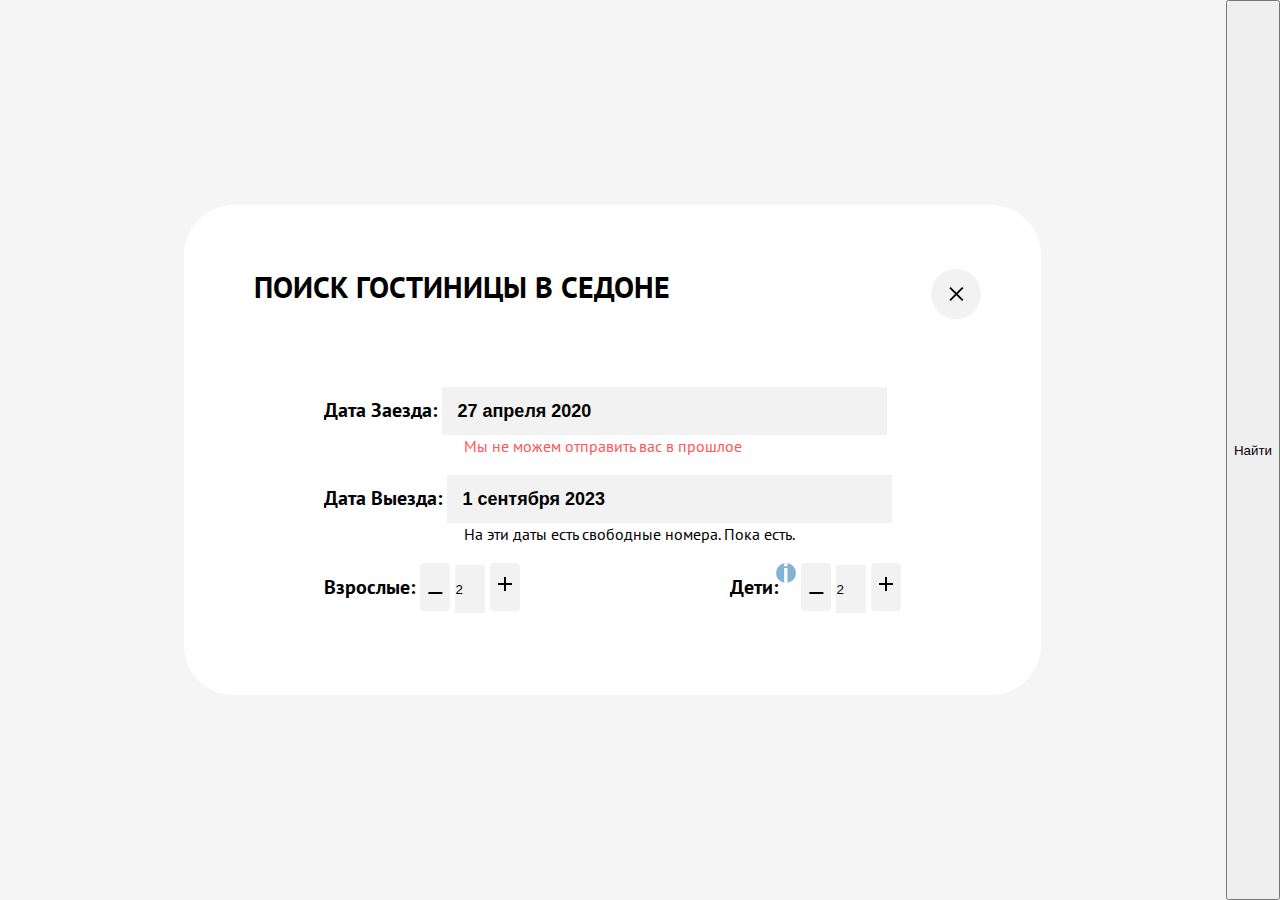
<file: modal.html>
<!DOCTYPE html>
<html lang="ru">

  <head>
    <meta charset="utf-8">
    <title>HTML Academy: Седона</title>
    <link rel="stylesheet" href="styles/styles.css">
  </head>

  <body>

    <div class="modal-container">
        <div class="modal modal-search">
          <button class="modal-close-button" type="button">
            <span class="visually-hidden">Закрыть</span>
          </button>
          <section class="modal-content">
            <h2 class="modal-title">Поиск гостиницы в Седоне</h2>

            <form class="booking-form" action="https://echo.htmlacademy.ru/" method="post">
             <p class="arrival-date-section"> 
             
              <label class="form-label arrival-date" for="arrival-date">Дата Заезда:</label>
              <input class="form-field calendar-field arrival-form" type="text" id="arrival-date" name="arrival-date" value="27 апреля 2020" placeholder="Выберите дату">
               
                <span class="form-comment form-comment-error">Мы не можем отправить вас в прошлое</span>
             </p>
             <p class="departure-date-section">
              <label class="form-label departure-date" for="departure-date">Дата Выезда:</label>
                <input class="form-field calendar-field departure-form" type="text" id="departure-date" name="departure-date" value="1 сентября 2023" placeholder="Выберите дату">
                  <span class="form-comment form-comment-correct">На эти даты есть свободные номера. Пока есть.</span>
             </p>  
             <p class="guests-number-adults">
              <label class="form-label guests-number" for="guests-number">Взрослые:</label>
               <span class="field-group field-group-half guests-number-form" bis_skin_checked="1">
                <button class="button modal-button modal-button-min" type="button">
                  <span class="visually-hidden">Уменьшить количество взрослых</span>
                  <svg class="minus" aiea-hidden="true" focusable="false" width="15" height="2" viewBox="0 0 15 2" fill="none" xmlns="http://www.w3.org/2000/svg"><path d="M.393 0v2h14V0h-14Z" fill="#000"/></svg>
                </button>
                <input class="form-field count-field" type="number" id="adults-number" name="adults-number" -moz-appearance="textfield" value="2" placeholder="Укажите количество взрослых">
                <button class="button modal-button modal-button-max" type="button">
                     <span class="visually-hidden">Увеличить количество взрослых</span>
                  <svg class="plus" aria-hidden="true" focusable="false" width="20" height="20" viewBox="0 0 20 20" fill="none" xmlns="http://www.w3.org/2000/svg"><path d="M17 9h-6V3H9v6H3v2h6v6h2v-6h6V9Z" fill="#000"/></svg>
                </button>
              </span>
             </p>
             <p class="guests-number-children">
              <span class="form-label form-label-icon">
              <label class="form-label guests-number guest-number-kids" for="guests-number">Дети:</label>
              <span class="tooltip">
                <button class="tooltip-toggle" type="button" aria-labelledby="tooltip-label-children">
                  <svg class="tooltip-icon" width="3" height="12" viewBox="0 0 3 12" fill="currentColor" xmlns="http://www.w3.org/2000/svg"><path fill-rule="evenodd" clip-rule="evenodd" d="M.393 0h2v2h-2V0Zm2 12h-2V3h2v9Z"/></svg>
                </button>
                <span class="tooltip-text" role="tooltip" id="tooltip-label-children">Укажите количество детей, которые будут с вами, возраст которых от 6 до 18 лет. Дети до 6 лет размещаются бесплатно.</span>
                </span>
              </span>
            
               <span class="field-group field-group-half guests-number-form" bis_skin_checked="1">
                <button class="button modal-button modal-button-min" type="button">
                  <span class="visually-hidden">Уменьшить количество детей</span>
                  <svg class="minus-icon" aria-hidden="true" focusable="false" width="15" height="2" viewBox="0 0 15 2" fill="none" xmlns="http://www.w3.org/2000/svg"><path d="M.393 0v2h14V0h-14Z" fill="#000"/></svg>
                </button>
                <input class="form-field count-field" type="number" id="children-number" name="children-number" -moz-appearance="textfield" value="2" placeholder="Укажите количество детей">
                <button class="button modal-button modal-button-max" type="button">
                  <span class="visually-hidden">Увеличить количество детей</span>
                  <svg class="plus-icon" aria-hidden="true" focusable="false" width="20" height="20" viewBox="0 0 20 20" fill="none" xmlns="http://www.w3.org/2000/svg"><path d="M17 9h-6V3H9v6H3v2h6v6h2v-6h6V9Z" fill="#000"/></svg>
                </button>
              </span> 
             </p>
               </div>
               <button class="modal-search-button" type="submit">Найти</button>

            </form>
  
  
          </section>
  
  
        </div>
  
      </div>
  


  </body>
</html>
</file>
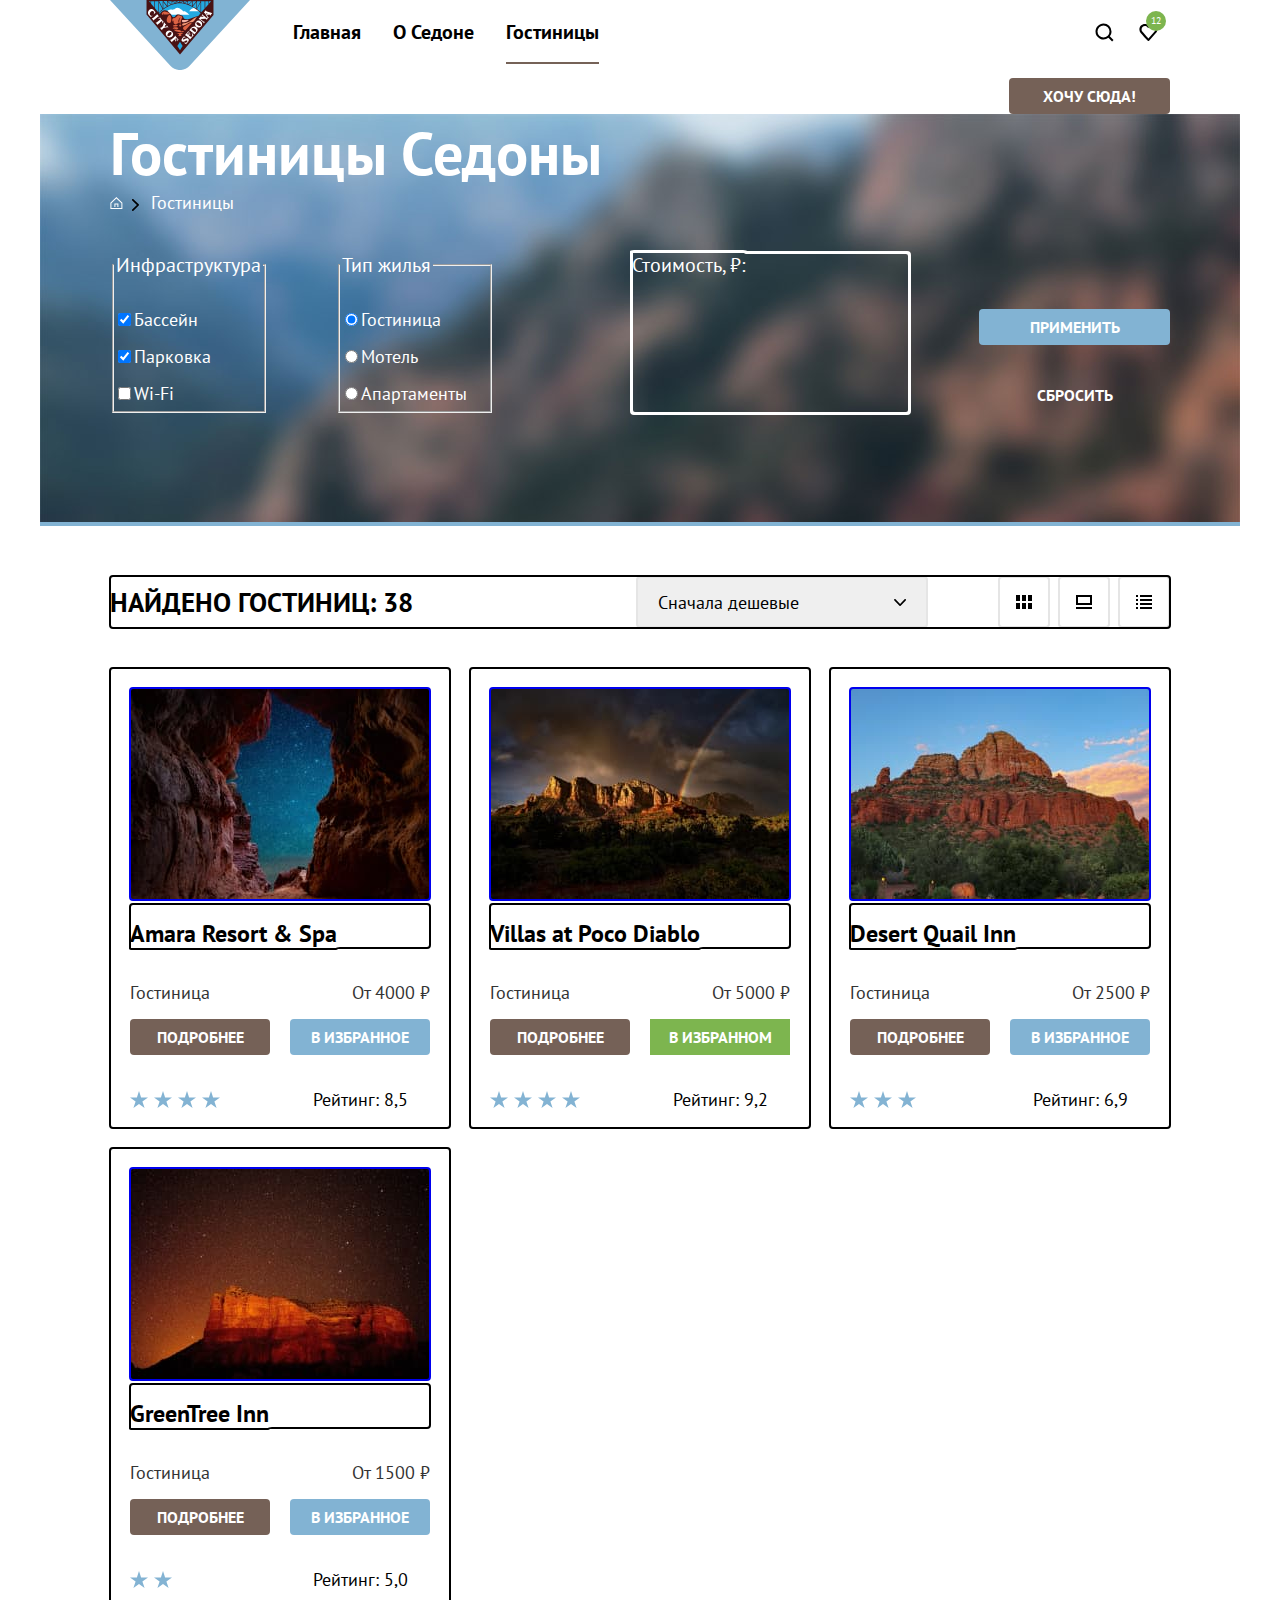
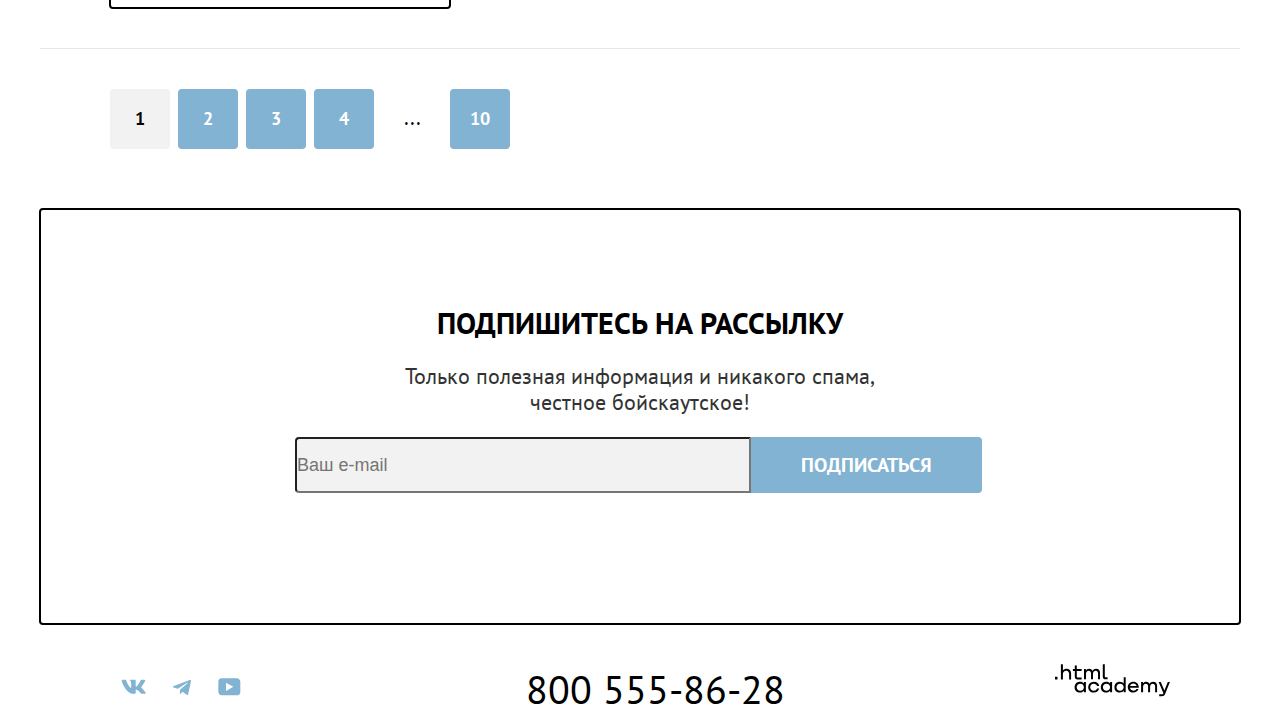
<file: 2/catalog.html>
<!DOCTYPE html>
<html lang="ru">
  <head>
    <meta charset="utf-8">
    <title>HTML Academy: Седона</title>
    <link rel="stylesheet" href="styles/styles.css">
    <base href="https://htmlacademy-htmlcss.github.io/2002737-sedona-36/2/">
</head>

  <body>
    <div class="site-container">
      <header class="page-header">
        <div class="page-header-inner">

            <a class="navigation-logo" href="index.html">
              <img class="logo" src="images/header/logo-sedona.svg" width="140" height="70" alt="Логотип города Седона">
            </a>

            <nav class="navigation">
            <ul class="navigation-list">
              <li class="navigation-item">
                <a class="navigation-link" href="index.html">Главная</a>
              </li>
              <li class="navigation-item">
                <a class="navigation-link" href="#">О Седоне</a>
              </li>
              <li class="navigation-item">
                <a class="navigation-link navigation-link-current" href="catalog.html">Гостиницы</a>
              </li>
            </ul>

            <ul class="navigation-list user-menu">
              <li class="navigation-item">
                <a class="navigation-link search-icon" href="#">
                  <span class="visually-hidden">Поиск</span>
                </a>
              </li>
              <li class="navigation-item">
                <a class="navigation-link heart-icon" href="#">
                  <span class="visually-hidden">Избранное</span>
                  <span class="favourite-selected">12</span>
                </a>
              </li>
              <li class="navigation-item">
                <a class="button" href="#">Хочу сюда!</a>
              </li>
            </ul>
          </nav>
        </div>
      </header>

  <main class="main-inner main-container">

    <div class="hotels-selection-menu">
      <header class="inner-header">
        <h1 class="inner-header-title">Гостиницы Седоны</h1>
        <ul class="breadcrumbs">
          <li class="breadcrumbs-item">
            <a class="breadcrumbs-link breadcrumbs-link-home" href="index.html">
              <svg class="breadcrums-icon" aria-hidden="true" focusable="false" width="13" height="12" viewBox="0 0 13 12" fill="none" xmlns="http://www.w3.org/2000/svg">
                <path d="m6.393 0-6 5.8V12h12V5.8l-6-5.8Zm5 11h-10V6.2l5-4.8 5 4.8V11Z"/><path d="M4.393 10h1V7.5h2V10h1V6.5h-4V10Z"/>
              </svg>
              <span class="visually-hidden">Главная</span>
            </a>
          </li>
          <li class="breadcrumbs-item">
            <a class="breadcrumbs-link">Гостиницы</a>
          </li>
        </ul>
      </header>

      <section class="catalog-hotels">
        <h2 class="visually-hidden">Список гостиниц с фильтрами</h2>
        <form class="catalog-filter" action="https://echo.htmlacademy.ru/" method="get">

         <div class="catalog-filter-menu">
          <fieldset class="catalog-filter-group-infrastructure">
            <legend class="catalog-filter-title">Инфраструктура</legend>
            <ul class="catalog-filter-list">
              <li class="catalog-filter-item">
                <label class="control">
                  <input class="control-input" type="checkbox" name="swimming-pool" checked>Бассейн
                </label>
              </li>
              <li class="catalog-filter-item">
                <label class="control">
                  <input class="control-input" type="checkbox" name="parking" checked>Парковка
                </label>
              </li>
              <li class="catalog-filter-item">
                <label class="control">
                  <input class="control-input" type="checkbox" name="wi-fi">Wi-Fi
                </label>
              </li>
            </ul>
          </fieldset>

          <fieldset class="catalog-filter-group-accomodation-type">
          <legend class="catalog-filter-title">Тип жилья</legend>
          <ul class="catalog-filter-list">
            <li class="catalog-filter-item">
              <label class="control">
                <input class="control-input" type="radio" name="product-group" value="hotels" checked>Гостиница
              </label>
            </li>
            <li class="catalog-filter-item">
              <label class="control">
                <input class="control-input" type="radio" name="product-group" value="motels">Мотель
              </label>
            </li>
            <li class="catalog-filter-item">
              <label class="control">
                <input class="control-input" type="radio" name="product-group" value="apartments">Апартаменты
              </label>
            </li>
          </ul>
        </fieldset>

         <div class="catalog-price-filter">
          <h4 class="catalog-filter-title">Стоимость, ₽:</h4>
         </div>

         <div class="buttons-filters">
          <button class="button-use-filters" type="submit">Применить</button>
          <button class="button-reset-filters" type="reset">Сбросить</button>
         </div>
        </div>
      </form>
     </section>
    </div>

    <section class="hotel-filter-sort">
      <h2>Найдено гостиниц: <span>38</span></h2>

       <div class="sorting-container">
        <select class="select-control" aria-label="Сортировка">
          <option value="cheap">Сначала дешевые</option>
          <option value="popular">Сначала популярные</option>
          <option value="expensive">Сначала дорогие</option>
        </select>

        <div class="sorting-container-view-buttons">
        <a class="card-grid-toggle" href="#">
          <svg xmlns="http://www.w3.org/2000/svg" width="16" height="14" fill="none" aria-hidden="true" focusable="false">
            <path fill="#000" d="M4 0H0v6h4V0Zm12 0h-4v6h4V0Zm-6 0H6v6h4V0ZM4 8H0v6h4V8Zm12 0h-4v6h4V8Zm-6 0H6v6h4V8Z"/>
          </svg>
          <span class="visually-hidden">Показать карточки</span>
        </a>

        <a class="card-grid-toggle" href="#">
          <svg xmlns="http://www.w3.org/2000/svg" width="16" height="14" fill="none" aria-hidden="true" focusable="false">
            <path fill="#000" d="M16 12H0v2h16v-2ZM14 2v6H2V2h12Zm2-2H0v10h16V0Z"/>
          </svg>
          <span class="visually-hidden">Слайдшоу</span>
        </a>

        <a class="card-grid-toggle" href="#">
          <svg xmlns="http://www.w3.org/2000/svg" width="16" height="14" fill="none" aria-hidden="true" focusable="false">
            <path fill="#000" d="M2 0H0v2h2V0Zm14 0H4v2h12V0ZM2 4H0v2h2V4Zm14 0H4v2h12V4ZM2 8H0v2h2V8Zm14 0H4v2h12V8ZM2 12H0v2h2v-2Zm14 0H4v2h12v-2Z"/>
          </svg>
          <span class="visually-hidden">Показать список</span>
        </a>
       </div>
      </div>
    </section>

    <section class="catalog-results">
        <ul class="product-list">
          <li class="product-card">
          <a class="product-card-link" href="#">
            <img class="product-card-image" src="images/catalog/hotel-1-amara-resort.jpg" width="300" height="212" alt="Amara Resort & Spa">
          </a>
          <h3 class="product-card-title">Amara Resort & Spa</h3>
          <p class="accomodation-type">Гостиница</p>
          <p class="product-card-price">От 4000 ₽</p>
          <a class="product-details-button" href="#">Подробнее</a>
          <a class="product-add-to-favourites-button" href="#">В избранное</a>
          <div class="hotel-rating-stars star4">
          <p class="visually-hidden number-of-stars">4 звезды</p>
          </div>
          <p class="rating">Рейтинг: 8,5</p>
        </li>
        <li class="product-card">
          <a class="product-card-link" href="#">
            <img class="product-card-image" src="images/catalog/hotel-2-villas-poco-diablo.jpg" width="300" height="212" alt="Villas at Poco Diablo">
          </a>
          <h3 class="product-card-title">Villas at Poco Diablo</h3>
          <p class="accomodation-type">Гостиница</p>
          <p class="product-card-price">От 5000 ₽</p>
          <a class="product-details-button" href="#">Подробнее</a>
          <a class="product-favourite-button" href="#">В избранном</a>
          <div class="hotel-rating-stars star4">
          <p class="visually-hidden number-of-stars">4 звезды</p>
          </div>
          <p class="rating">Рейтинг: 9,2</p>
        </li>
        <li class="product-card">
          <a class="product-card-link" href="#">
            <img class="product-card-image" src="images/catalog/hotel-3-desert-quail.jpg" width="300" height="212" alt="Desert Quail Inn">
          </a>
          <h3 class="product-card-title">Desert Quail Inn</h3>
          <p class="accomodation-type">Гостиница</p>
          <p class="product-card-price">От 2500 ₽</p>
          <a class="product-details-button" href="#">Подробнее</a>
          <a class="product-add-to-favourites-button" href="#">В избранное</a>
          <div class="hotel-rating-stars star3">
          <p class="visually-hidden number-of-stars">3 звезды</p>
          </div>
          <p class="rating">Рейтинг: 6,9</p>
        </li>
        <li class="product-card">
          <a class="product-card-link" href="#">
            <img class="product-card-image" src="images/catalog/hotel-4-greentree.jpg" width="300" height="212" alt="GreenTree Inn">
          </a>
          <h3 class="product-card-title">GreenTree Inn</h3>
          <p class="accomodation-type">Гостиница</p>
          <p class="product-card-price">От 1500 ₽</p>
          <a class="product-details-button" href="#">Подробнее</a>
          <a class="product-add-to-favourites-button" href="#">В избранное</a>
          <div class="hotel-rating-stars star2">
          <span class="visually-hidden number-of-stars">2 звезды</span>
          </div>
          <p class="rating">Рейтинг: 5,0</p>
        </li>
      </ul>
     </section>

      <div class="pagination-container">
        <ul class="pagination">
          <li class="pagination-item">
            <a class="pagination-link pagination-current">1</a>
          </li>
          <li class="pagination-item">
            <a class="pagination-link" href="#">2</a>
          </li>
          <li class="pagination-item">
            <a class="pagination-link" href="#">3</a>
          </li>
          <li class="pagination-item">
            <a class="pagination-link" href="#">4</a>
          </li>
          <li class="pagination-item">
            <b class="other-pages">...</b>
          </li>
        <li class="pagination-item">
          <a class="pagination-link" href="#">10</a>
        </li>
       </ul>
      </div>
    </main>

    <footer class="catalog-footer">
      <section class="newsletter-catalog">
        <div class="newsletter-group-catalog">
        <h2 class="newsletter-title">Подпишитесь на рассылку</h2>
        <p class="font-gray">Только полезная информация и никакого спама,<br> честное бойскаутское!</p>
        <form class="newsletter-form" action="https://echo.htmlacademy.ru/" method="post">
          <input class="newsletter-field"  placeholder="Ваш e-mail" type="email" name="newsletter-email" id="newsletter-email" required>
          <button class="button-newsletter-subscribe" type="submit">Подписаться</button>
        </form>
       </div>
      </section>


      <div class="page-footer-container">
        <section class="footer-social">
          <h2 class="visually-hidden">Социальные сети</h2>
          <ul class="footer-social-list">
            <li class="footer-social-item">
              <a class="footer-social-link" href="#">
                <svg class="social-icon" aria-hidden="true" focusable="false" xmlns="http://www.w3.org/2000/svg" width="25" height="15" fill="none">
                  <path fill="#83B3D3" fill-rule="evenodd" d="M24.12 1.8c.16-.54 0-.94-.8-.94H20.7c-.67 0-.98.34-1.15.73 0 0-1.33 3.2-3.22 5.27-.61.6-.9.8-1.23.8-.16 0-.41-.2-.41-.75v-5.1c0-.66-.19-.95-.74-.95H9.82c-.42 0-.67.3-.67.59 0 .62.95.76 1.04 2.51v3.8c0 .83-.15.98-.48.98-.9 0-3.06-3.2-4.34-6.88-.25-.72-.5-1-1.18-1H1.57c-.75 0-.9.34-.9.73 0 .68.89 4.07 4.14 8.55 2.17 3.06 5.23 4.72 8 4.72 1.68 0 1.88-.37 1.88-1v-2.32c0-.74.16-.88.7-.88.38 0 1.05.19 2.6 1.66 1.79 1.75 2.08 2.54 3.08 2.54h2.63c.75 0 1.12-.37.9-1.1-.23-.72-1.08-1.77-2.2-3.02-.62-.71-1.54-1.48-1.82-1.86-.39-.5-.28-.71 0-1.15 0 0 3.2-4.42 3.54-5.93Z" clip-rule="evenodd"/>
                </svg>
                <span class="visually-hidden">ВКонтакте</span>
              </a>
            </li>
            <li class="footer-social-item">
              <a class="footer-social-link" href="#">
                <svg class="social-icon" aria-hidden="true" focusable="false" xmlns="http://www.w3.org/2000/svg" width="18" height="16" fill="none">
                  <path fill="#83B3D3" d="M16.79.96.84 7.1c-1.09.44-1.08 1.05-.2 1.32l4.1 1.28 9.47-5.98c.44-.27.85-.13.52.17l-7.68 6.93-.28 4.22c.41 0 .6-.2.83-.41l1.99-1.94 4.13 3.06c.77.42 1.31.2 1.5-.71l2.72-12.8c.28-1.1-.43-1.61-1.16-1.28Z"/>
                </svg>
                <span class="visually-hidden">Телеграм</span>
              </a>
            </li>
            <li class="footer-social-item">
              <a class="footer-social-link" href="#">
                <svg class="social-icon" aria-hidden="true" focusable="false" xmlns="http://www.w3.org/2000/svg" width="23" height="18" fill="none">
                  <path fill="#83B3D3" d="M18.94.36H3.51C1.65.36.33 1.95.33 3.76v10.09c0 1.91 1.32 3.5 3.18 3.5h15.65c1.64 0 3.17-1.59 3.17-3.4V3.76c-.22-1.8-1.53-3.4-3.39-3.4ZM7.99 12.89V4.82l7.34 4.04-7.34 4.03Z"/>
                </svg>
                <span class="visually-hidden">Ютьюб</span>
              </a>
            </li>
          </ul>
        </section>

        <section class="footer-contacts">
          <h2 class="visually-hidden">Телефон</h2>
          <a class="contacts-phone" href="tel:+78005558628">800 555-86-28</a>
        </section>

        <section class="footer-design">
          <h2 class="visually-hidden">Логотип HTML Academy</h2>
          <a class="htmlacademy-link" href="https://htmlacademy.ru/">
            <img class="footer-html-logo" src="images/footer/logo-html-academy.svg" alt="HTML Academy" width="115" height="33" >
          </a>
        </section>
      </div>
    </footer>

   </div>
  </body>
</html>
</file>
<file: styles/styles.css>
@font-face {
  font-family: "PT Sans";
  font-style: normal;
  font-weight: 400;
  src: url("../fonts/ptsans-400.woff2")  format("woff2");
  font-display: swap;
}

@font-face {
  font-family: "PT Sans";
  font-style: normal;
  font-weight: 700;
  src: url("../fonts/ptsans-700.woff2") format("woff2");
  font-display: swap;
}

html {
  height: 100%;
}

body {
  font-family: "PT Sans", sans-serif;
  font-size: 18px;
  line-height: 21px;
  color: #000000;
  background-color: #FFFFFF;
  text-align: center;
  margin: 0;
  display: flex;
  flex-direction: column;
  min-height: 100%;
}


.visually-hidden {
  position: absolute;
  width: 1px;
  height: 1px;
  margin: -1px;
  padding: 0;
  border: 0;
  clip: rect(0 0 0 0);
  overflow: hidden;
}

.site-container {
  margin: 0 auto;
  width: 1200px;
}

.button {
  font-family: inherit;
  display: inline-block;
  font-size: 20px;
  line-height: 36px;
  font-weight: 700;
  padding: 8px 50px;
  text-align: center;
  border-radius: 4px;
  color: #FFFFFF;
  background-color: #756157;
  text-decoration: none;
  text-transform: uppercase;
  cursor: pointer;
}

.button:hover {
  background-color: #615048;
}

.button:focus {
  background-color: #615048;
}

.button:active {
  color: rgba(255, 255, 255, 0.3);
  background-color: #756157;
}

.page-header {
  color: #000000;
  background-color: #FFFFFF;
  margin: 0;
  padding: 0;
  box-sizing: border-box;
  min-height: 64px;
}

.page-header-inner {
  display: flex;
  padding-left: 70px;
  padding-right: 70px;
  width: 1060px;
}

.navigation {
  display: flex;
  justify-content: space-between;
  margin: 0;
  padding: 0;
}

.navigation-logo {
  display: flex;
  width: 140px;
  height: 64px;
  margin-right:30px;
  padding: 0;
  align-items: center;
  position: relative;
}

.logo {
  width: 140px;
  height: 70px;
  position: absolute;
  content: "";
  bottom: -6px;
}

.navigation-list {
  display: flex;
  flex-wrap: wrap;
  min-width: 340px;
  margin: 0;
  padding: 0;
  list-style-type: none;
}

.navigation-link {
  display: block;
  font-size: 20px;
  line-height: 24px;
  font-weight: 700;
  padding: 20px 16px;
  text-align: left;
  text-decoration: none;
  color: #000000;
  background-color: #FFFFFF;
}

.navigation-link:hover {
  background-color: #F2F2F2;
  outline: none;
}

.navigation-link:focus {
  background-color: #e6e6e6;
  outline: none;
}

.navigation-link-current {
  position: relative;
}

.navigation-link-current::after {
  position: absolute;
  content: "";
  right: 16px;
  left: 16px;
  bottom: 0;
  height: 2px;
  background-color: #756257;
}

.user-menu {
  min-width: 268px;
  margin: 0;
  margin-left: 285px;
  justify-content: flex-end;
}

.user-menu .navigation-link {
  min-width: 44px;
  min-height: 64px;
  margin: 0;
  padding: 0;
}

.user-menu .search-icon {
  background-image: url("../images/header/icon-search.svg");
  background-repeat: no-repeat;
  background-position: center;
}

.user-menu .heart-icon {
  background-image: url("../images/header/icon-heart.svg");
  background-repeat: no-repeat;
  background-position: center;
  position: relative;
}

.favourite-selected {
  position: absolute;
  content: "";
  font: PT Sans;
  font-weight: 400;
  font-size: 10px;
  line-height: 10px;
  background-color: #7DB54F;
  padding: 5px;
  top: 11px;
  right: 4px;
  left: 20px;
  bottom: 33px;
  border-radius: 10px;
  color: #FFFFFF;
}

.user-menu .button {
  font-family: inherit;
  display: inline-block;
  font-size: 16px;
  line-height: 20px;
  font-weight: 700;
  text-align: center;
  color: #FFFFFF;
  background-color: #756157;
  text-decoration: none;
  text-transform: uppercase;
  padding: 8px 34px;
  margin-top: 14px;
  margin-left: 20px;
  cursor: pointer;
}

.main-container {
  flex-grow: 1;
}

.welcome{
  color: #000000;
  background-color: #FFFFFF;
  background-image: url("../images/welcome/welcome-background.jpg");
  background-size: 100% auto;
  background-repeat: no-repeat;
  width: 1200px;
  height: 485px;
  margin: 0;
  padding: 0;
}

.welcome-image {
  display: inline-block;
  padding-top: 51px;
  padding-bottom: 82px;
}

.introduction {
  height: 215px;
  margin: 0;
  padding: 0;
}

.introduction-text {
  margin-top: 69px;
  margin-bottom: 25px;
  font-size: 30px;
  line-height: 36px;
  font-weight: 700;
  text-transform: uppercase;
}

.introduction p {
  margin: 0;
  padding: 0;
}

.font-gray {
  font-size: 22px;
  line-height: 26px;
  font-weight: 400;
  color: #333333;
}

.advantages-list {
  display: flex;
  flex-wrap: wrap;
  list-style-type: none;
  justify-content: space-between;
  margin: 0;
  padding: 0;
  text-align: center;
}

.font-dark p{
  color: #333333;
}

.advantages p {
  max-width: 230px;
  margin: 0;
  padding: 0;
}

.advantages-item:nth-child(odd) {
background-color: rgba(131, 179, 211, 0.12);
}

.advantages-item:nth-child(2) {
background-color: rgba (131, 179, 211, 0.2);
}

.advantages-item-container {
width: 230px;
min-height: 200px;
padding: 90px 85px;
align-items: center;
}

.advantages-item.advantages-item-wide {
  display: flex;
  color: #FFFFFF;
  background-color: #82B3D3;
}

.advantages-item-wide-reverse {
  flex-direction: row-reverse;
}

.advantages-title.advantages-title-icon {
  padding-top: 102px;
  margin-bottom: 30px;
  margin-top: 0;
}

.advantages-accomodation {
  background-image: url("../images/advantages/icon-accomodation.svg");
  background-repeat: no-repeat;
  background-position: top;
}

.advantages-food {
  background-image: url("../images/advantages/icon-food.svg");
  background-repeat: no-repeat;
  background-position: top;
}

.advantages-souvenirs {
  background-image: url("../images/advantages/icon-souvenirs.svg");
  background-repeat: no-repeat;
  background-position: top;
}

.advantages-title {
  font-size: 24px;
  line-height: 28px;
  margin-bottom: 62px;
  text-transform: uppercase;
  text-align: center;
  position: relative;
}

.advantages-title::before {
  position: absolute;
  bottom: -32px;
  left: 50%;
  width: 60px;
  height: 2px;
  margin-left: -30px;
  background-color: #000000;
  opacity: 30%;
  content: "";
}

.advantages-item-wide .advantages-title::before {
  position: absolute;
  bottom: -32px;
  left: 50%;
  width: 60px;
  height: 2px;
  margin-left: -30px;
  background-color: #FFFFFF;
  opacity: 30%;
  content: "";
}


.come-to-sedona {
  display: flex;
  flex-direction: column;
  margin: 0;
  padding: 0;
  height: 246px;
  justify-content: center;
  align-items: center;
}

.come-to-sedona-title {
  text-transform: uppercase;
  margin-bottom: 20px;
  margin-top: 0;
  padding: 0;
  font-size: 30px;
  line-height: 36px;
}

.come-to-sedona-group {
  padding: 64px 0;
}

.come-to-sedona p{
  max-width: 505px;
  margin: 0;
  padding: 0;
}

.search  {
  padding-top: 96px;
  padding-bottom: 96px;
}

.search-group {
  width: 592px;
  margin: 0 auto;
  text-align: center;
}

.search-title {
  font-size: 30px;
  line-height: 36px;
  text-transform: uppercase;

}

h2.search.search-title {
  margin: 0;
  padding: 0;
}

.search-text {
  width: 592px;
  height: 52px;
  margin-bottom: 44px;
  padding: 0;
}

.button-hotel-search {
  padding: 8px 50px;
  text-align: center;
  cursor: pointer;
  text-decoration: none;
}

.newsletter{
  display: flex;
  flex-direction: column;
  justify-content: center;
  align-items: center;
  height: 415px;
  margin: 0;
  padding: 0;
  font-size: 22px;
  line-height: 26px;
  font-weight: 400;
  color: #FFFFFF;
  background-color: #82B3D3;
  background-image: url("../images/footer/footer-background.jpg");
  background-size: 100% auto;
  background-repeat: no-repeat;
}

.newsletter-catalog {
  display: flex;
  flex-direction: column;
  align-items: center;
  height: 415px;
  margin: 0;
  padding: 0;
  font-size: 22px;
  line-height: 26px;
  font-weight: 400;
  color: #000000;
}

.newsletter-group {
  margin: 96px 258px 104px 258px;
  min-width: 690px;
}

.newsletter-group-catalog {
  margin: 96px 258px 104px 258px;
  min-width: 690px;
}

.newsletter-title {
  font-size: 30px;
  line-height: 36px;
  font-weight: 700;
  text-transform: uppercase;
  margin: 0;
  padding: 0;
}

.newsletter-text {
  margin-bottom: 54px;
}

.newsletter-form {
  display: flex;
  flex-direction: row;
  margin: 0;
  padding: 0;
}

input:placeholder-shown {
  background-color: #F2F2F2;
  outline: none;
  border-top-left-radius: 4px;
  border-bottom-left-radius: 4px;
}

.newsletter-field {
  font: inherit;
  font-size: 18px;
  line-height: 24px;
  font-weight: 400;
  width: 452px;
  height: 52px;
  margin: 0;
  padding-left: 20px;
  padding-right: 20px;
  background-color: #F2F2F2;
  border: none;
}

.newsletter-field:hover {
  background-color: #e6e6e6;
}

.newsletter-field:focus {
  background-color: #e6e6e6;
  outline: 3px solid #83B3D3;
}

.newsletter-field:invalid {
  background-color: #f2f2f2;
}

.newsletter-field::placeholder {
  color: #000000;
}

.button-newsletter-subscribe {
  display: inline-block;
  padding: 8px 50px;
  font-family: inherit;
  font-size: 20px;
  line-height: 36px;
  font-weight: 700;
  text-align: center;
  color: #FFFFFF;
  background-color: #82B3D3;
  text-decoration: none;
  text-transform: uppercase;
  cursor: pointer;
  border: none;
  border-top-right-radius: 4px;
  border-bottom-right-radius: 4px;
}

.button-newsletter-subscribe:hover {
  background-color: #68a2ca;
  outline: none;
}

.button-newsletter-subscribe:focus {
  background-color: #68a2ca;
}

.button-newsletter-subscribe:active {
  color: rgba(255, 255, 255, 0.3);
  background-color: #82B3D3;
}

.page-footer-container {
  display: flex;
  flex-wrap: wrap;
  width: 1060px;
  margin-top: 40px;
  margin-left: 70px;
  justify-content: space-between;
}

.footer-social {
  display: flex;
  flex-wrap: wrap;
  width: 145px;
  margin: 0;
  padding: 0;
}

.footer-social-list {
  display: flex;
  flex-wrap: wrap;
  align-content: center;
  margin: 0;
  padding: 0;
  width: 145px;
  list-style-type: none;
}

.footer-social-item {
  display: flex;
  width: 48px;
  margin: 0;
  padding: 0;
}

.footer-social-link {
  display: flex;
  justify-content: center;
  align-items: center;
  width: 47px;
  height: 40px;
  position: relative;
  box-sizing: border-box;
  color: #82B3D3;
}

.social-icon {
  top: 0;
  right: 0;
  bottom: 0;
  left: 0;
  margin: auto;
  position: absolute;
}

.footer-social-link:hover .social-icon {
  fill: #68A2CA;
}

.footer-social-link:focus .social-icon {
  fill: #68A2CA;
}

.footer-social-link:active .social-icon {
  fill: #68A2CA;
  opacity: 30%;
}

.footer-contacts {
  display: flex;
  justify-content: center;
  width: 720px;
  margin: 0;
  padding: 0;
}

.contacts-phone {
  display: block;
  position: relative;
  margin-top: 5px;
  font-size: 40px;
  line-height: 40px;
  text-decoration: none;
  text-transform: uppercase;
  color: #000000;
  width: 331px;
  height: 40px;
}

.contacts-phone:hover {
  color: #756157;
}

.contacts-phone:focus {
  color: #756157;
}

.contacts-phone:active {
  color: #756157;
  opacity: 30%;
}

.footer-design {
  display: block;
  margin: 0;
  padding: 0;
}

.htmlacademy-link {
  display: block;
  position: relative;
  margin-top: 5px;
  line-height: 40px;
  color: #000000;
}

.htmlacademy-link:hover {
  color: #756157;
}

.htmlacademy-link:hover {
  color: #756157;
}

.htmlacademy-link:active {
  color: #756157;
  opacity: 30%;
}

.hotels-selection-menu {
  color: #FFFFFF;
  background-color: #82B3D3;
  background-image: url("../images/catalog-background.jpg");
  background-size: 100% auto;
  background-repeat: no-repeat;
  padding: 0 70px;
  margin-bottom: 50px;
  height: 412px;
}

.breadcrumbs {
  display: flex;
  margin: 0;
  padding: 0;
  color: #FFFFFF;
  list-style-type: none;
  width: 200px;
}

.breadcrumbs-link {
  display: block;
  margin-right: 28px;
  position: relative;
  text-decoration: none;
  list-style-type: none;
}

.breadcrumbs-link::after {
  content:'';
  display: block;
  width: 12px;
  height: 12px;
  position: absolute;
  background-image: url(../images/catalog/arrow.svg);
  background-repeat: no-repeat;
}

.breadcrumbs-link::after {
  content:'';
  display: block;
  position: absolute;
  top: 7px;
  right: -20px;
  rotate: 270deg;
}

.breadcrumbs-link:hover {
  color: #FFFFFF;
}

.breadcrumbs-link:focus {
  color: #FFFFFF;
  opacity: 60%;
}

.breadcrumbs-link:active {
  color: #FFFFFF;
  opacity: 30%;
}

.breadcrumbs-item:last-child .breadcrumbs-link::after {
  content: none;
}

.breadcrumbs-link svg {
  fill: #FFFFFF;
}

.catalog-filter-menu {
  display: flex;
  flex-direction: row;
  justify-content: space-between;
  min-height: 160px;
  margin: 0;
  padding: 0;
}

.catalog-filter-list {
  display: flex;
  margin: 0;
  padding: 0;
  flex-direction: column;
  list-style-type: none;
  text-align: left;
}

.catalog-selection-menu {
  display: grid;
  grid-template-columns: 150px 70px 150px;
  grid-template-rows: repeat(4, 23px);
  row-gap: 16px;
}

.catalog-filter-item {
  margin-bottom: 16px;
}

.catalog-filter-group-infrastructure {
  min-width: 150px;
  text-align: left;
  margin-right: 70px;
  padding: 0;
}

.control {
  position: relative;
  display: block;
  padding-left: 36px;
}

.control-mark {
  position: absolute;
  top: 2px;
  left: 0;
  width: 20px;
  height: 20px;
  border-radius: 4px;
  background-color: #FFFFFF;
}

.control:hover .control-mark {
  background-color: #FFFFFF;
  opacity: 70%;
}

.control:focus .control-mark {
  background-color: #FFFFFF;
  border: 3px solid #83B3D3;
}

.control:active .control-mark {
  background-color: #FFFFFF;
  opacity: 50%;
}

.control-input[type="checkbox"]:checked + .control-mark::before,
.control-input[type="checkbox"]:checked + .control-mark::after {
  position: absolute;
  top: 5px;
  left: 4px;
  width: 15px;
  height: 15px;
  background-repeat: no-repeat;
  background-image: url(../images/catalog/tick.svg);
  content: "";
}


.catalog-filter-group-accomodation-type {
  min-width: 150px;
  text-align: left;
  margin-right: 115px;
  padding: 0;
}

.control-input[type="radio"] + .control-mark {
  border-radius: 50%;
}

.control-input[type="radio"]:checked + .control-mark::before {
  position: absolute;
  top: 5px;
  left: 5px;
  width: 10px;
  height: 10px;
  background-color: #3F5E72;
  border-radius: 50%;
  content: "";
}

.catalog-filter-group-price {
  width: 288px;
  margin-right: 70px;
  padding: 0;
}

.range-scale {
  position: relative;
  height: 4px;
  margin-top: 38px;
  background-color: rgba(255, 255, 255, 0.3);
  border-radius: 4px;
}

.range-bar {
  position: absolute;
  height: 4px;
  background-color: #FFFFFF;
}

.range-toggle {
  position: absolute;
  width: 20px;
  height: 20px;
  background: #ffffff;
  border-radius: 5px;
  cursor: pointer;
  border: none;
}

.range-toggle:hover {
  background-color: #FFFFFF;
}

.range-toggle:active,
.range-toggle:focus {
  outline: 2px solid #83B3D3;
}

.toggle-min {
  top: -8px;
  left: -10px;
}

.toggle-max {
  top: -8px;
  right: -10px;
}

.range-wrapper-inputs {
  display: flex;
  justify-content: center;
}

.catalog-filter-label {
  display: flex;
  justify-content: space-between;
  margin-right: 2px;
}

.catalog-filter-label:hover {
background-color: #e6e6e6;
}

.catalog-filter-label:focus {
  background-color: #e6e6e6;
  border: 3px solid #83B3D3;
  }

.catalog-filter-label:active {
  background-color: #F2F2F2;
  border: 2px solid #000000;
}

.range-input {
  width: 120px;
  padding-top: 12px;
  padding-bottom: 12px;
  padding-left: 20px;
  font: inherit;
  font-weight: 700;
  text-align: left;
  background-color: #F2F2F2;
  border: none;
  appearance: textfield;
}

.range-input::-webkit-outer-spin-button,
.range-input::-webkit-inner-spin-button {
  appearance: none;
  margin: 0;
}

.catalog-filter-title {
  display: block;
  font-size: 20px;
  line-height: 24px;
  font-weight: 700;
  color: #FFFFFF;
  text-align: left;
  margin-bottom: 32px;
}

.catalog-price-filter .catalog-filter-title {
  font-size: 20px;
  line-height: 24px;
  font-weight: 400;
  color: #FFFFFF;
  text-align: left;
  margin: 0;
  padding: 0;
}

.buttons-filters {
  display: inline-block;
  display: flex;
  flex-wrap: wrap;
  flex-direction: column;
  margin: 0;
  padding: 0;
  cursor: pointer;
}

.button-use-filters {
  display: inline-block;
  width: 191px;
  height: 36px;
  margin-top: 56px;
  margin-bottom: 32px;
  padding: 0;
  font-family: inherit;
  font-size: 16px;
  line-height: 20px;
  font-weight: 700;
  text-align: center;
  color: #FFFFFF;
  background-color: #82B3D3;
  text-decoration: none;
  text-transform: uppercase;
  cursor: pointer;
  border-radius: 4px;
  border: none;
}

.button-use-filters:hover {
  background-color: #68a2ca;
  outline: none;
}

.button-use-filters:focus {
  background-color: #68a2ca;
}

.button-use-filters:active {
  color: rdba(255, 255, 255, 0.3);
  background-color: #82B3D3;
}

.button-reset-filters {
  display: inline-block;
  width: 191px;
  height: 36px;
  margin: 0;
  padding: 0;
  font-family: inherit;
  font-size: 16px;
  line-height: 20px;
  font-weight: 700;
  text-align: center;
  color: #FFFFFF;
  background-color: transparent;
  text-decoration: none;
  text-transform: uppercase;
  cursor: pointer;
  border: none
}

.button-reset-filters:hover {
  color: #ffffff;
  opacity: 30%;
}

.button-reset-filters:focus {
  color: #FFFFFF;
  border-radius: 4px;
  border: 3px solid #83B3D3;;
}

.button-reset-filters:active {
  color: rdba(255, 255, 255, 0.3);
  border: none;
}

.hotel-filter-sort {
  display: flex;
  width: 1060px;
  margin-left: 70px;
  margin-bottom: 40px;
  justify-content: space-between;
}

.hotel-filter-sort h2 {
  display: inline-block;
  margin: 0;
  padding: 0;
  width: 338px;
  height: 36px;
  text-transform: uppercase;
  align-self: flex-end;
  text-align: start;
}

.sorting-container {
  display: flex;
}

.select {
  display: flex;
  align-items: center;
  width: 292px;
  margin-left: auto;
  margin-right: 70px;
}

.select-control {
  width: 292px;
  font-family: inherit;
  font-size: 18px;
  line-height: 21px;
  appearance: none;
  border: 2px solid #e5e5e5;
  border-radius: 4px;
  padding: 12px 20px;
  background-image: url("../images/catalog/arrow.svg");
  background-repeat: no-repeat;
  background-position: right 20px center;
  padding-right: 40px;
  }

.select-control:hover {
  border-color: #68a2ca;
  outline: none;
}

.select-control:focus {
  border-color: #3f5e72;
  outline: none;
}

.card-grid-toggle {
  display: flex;
  align-items: center;
  justify-content: center;
  width: 48px;
  height: 48px;
  border: 2px solid #e5e5e5;
  border-radius: 4px;
}

.card-grid-toggle:hover {
  border-color: #000000;
  outline: none;
}

.card-grid-toggle:focus {
  border-color: #68A2CA;
  outline: none;
}

.card-grid-toggle:active {
  border-color: #000000;
  outline: none;
}

.sorting-container-view-buttons {
  display: flex;
  margin-left: 70px;
  padding: 0;
  gap: 8px;
}

.sorting-container-view-buttons a {
  background-color: #FFFFFF;
  width: 48px;
  margin: 0;
  padding: 0;
}

.inner-header {
  margin-bottom: 40px;
}

.inner-header-title {
  font-size: 60px;
  line-height: 78px;
  font-weight: 700;
  color: #FFFFFF;
  text-align: left;
  padding-top: 35px;
  margin: 0;
}

.catalog-results {
  display: flex;
  justify-content: center;
  padding: 0 70px;
  width: 1060px;
  margin-bottom: 40px;
  text-align: center;
  list-style-type: none;
  border-bottom: 1px solid #e6e6e6;
}

.product-list {
  display: grid;
  list-style: none;
  grid-template-columns: repeat(3, 340px);
  gap: 20px;
  padding-left: 0;
  padding-bottom: 45px;
  margin: 0 auto;
}

.product-card {
  display: grid;
  grid-template-rows: 212px min-content auto auto auto;
  grid-template-columns: 20px 140px 20px 140px 20px;
  background-color: #ffffff;
  margin: 0;
  padding: 0;
  border: 1px solid #e6e6e6;
  border-radius: 4px;
}

.product-card-link {
  margin: 0;
  padding-top: 16px;
  text-decoration: none;
}

.product-card-link,
.product-card-title {
  grid-column: 2 / 5;
}

.accomodation-type,
.product-details-button,
.hotel-rating-stars {
  grid-column: 2 / 3;
}

.product-card-price,
.product-add-to-favourites-button,
.product-favourite-button,
.rating {
  grid-column: 4 / 5;
}

.product-card-title {
  margin-bottom: 16px;
  padding-top: 10px;
  font-size: 24px;
  line-height: 28px;
  font-weight: 700;
  text-align: left;
  color: #000000;
}

.accomodation-type {
  color: #333333;
  text-align: left;
  margin: 0;
}

.product-card-price {
  color: #333333;
  text-align: right;
  margin: 0;
}

.product-details-button {
  display: inline-block;
  font-family: inherit;
  font-size: 16px;
  line-height: 20px;
  font-weight: 700;
  text-align: center;
  padding: 8px 26px;
  margin-top: 16px;
  margin-bottom: 8px;
  color: #FFFFFF;
  background-color: #756157;
  text-decoration: none;
  text-transform: uppercase;
  cursor: pointer;
  border-radius: 4px;
}

.product-details-button:hover {
  background-color: #615048;
}

.product-details-button:focus {
  background-color: #615048;
}

.product-details-button:active {
  color: rgba(255, 255, 255, 0.3);
  background-color: #756157;
}

.product-add-to-favourites-button {
  font-family: inherit;
  display: inline-block;
  font-size: 16px;
  line-height: 20px;
  font-weight: 700;
  padding: 8px 20px;
  margin-top: 16px;
  margin-bottom: 8px;
  text-align: center;
  color: #FFFFFF;
  background-color: #82B3D3;
  text-decoration: none;
  text-transform: uppercase;
  cursor: pointer;
  border-radius: 4px;
}

.product-add-to-favourites-button:hover {
  background-color: #68a2ca;
  outline: none;
}

.product-add-to-favourites-button:focus {
  background-color: #68a2ca;
}

.product-add-to-favourites-button:active {
  color: rdba(255, 255, 255, 0.3);
  background-color: #82B3D3;
}

.product-favourite-button {
  font-family: inherit;
  display: inline-block;
  font-size: 16px;
  line-height: 20px;
  font-weight: 700;
  text-align: center;
  padding: 8px 18px;
  margin-top: 16px;
  margin-bottom: 8px;
  color: #FFFFFF;
  background-color: #7DB54F;
  text-decoration: none;
  text-transform: uppercase;
  cursor: pointer;
  border-radius: 4px;
}

.hotel-rating-stars {
  align-self: center;
  width: 100%;
  height: 100%;
}

.star1 {
  background: url(../images/catalog/star.svg) no-repeat 0 50%;
}

.star2 {
  background: url(../images/catalog/star.svg) no-repeat 0 50%, url(../images/catalog/star.svg) no-repeat 24px 50%;
}

.star3 {
  background: url(../images/catalog/star.svg) no-repeat 0 50%, url(../images/catalog/star.svg) no-repeat 24px 50%, url(../images/catalog/star.svg) no-repeat 48px 50%;
}

.star4 {
  background: url(../images/catalog/star.svg) no-repeat 0 50%, url(../images/catalog/star.svg) no-repeat 24px 50%, url(../images/catalog/star.svg) no-repeat 48px 50%, url(../images/catalog/star.svg) no-repeat 72px 50%;
}

.star5 {
  background: url(../images/catalog/star.svg) no-repeat 0 50%, url(../images/catalog/star.svg) no-repeat 24px 50%, url(../images/catalog/star.svg) no-repeat 48px 50%, url(../images/catalog/star.svg) no-repeat 72px 50%, url(../images/catalog/star.svg) no-repeat 96px 50%;
}

.pagination-container {
  margin-left: 70px;
  margin-bottom: 60px;
}
.pagination {
  display: grid;
  grid-template-columns: repeat(6, 60px);
  column-gap: 8px;
  padding: 0;
  line-height: 60px;
  list-style-type: none;
  background-color: #ffffff;
}

.pagination-link {
  display: block;
  color: #ffffff;
  background-color: #82B3D3;
  text-decoration: none;
  font-weight: 700;
  border-radius: 4px;
}

.pagination-link:hover {
 background-color: #68a2ca;
 outline: none;
}

.pagination-link:focus {
  background-color: #68a2ca;
}

.pagination-link:active {
  color: rgba(255, 255, 255, 0.3);
  background-color: #82B3D3;
}

.pagination-current {
  color: #000000;
  background-color: #F2F2F2;
}

.other-pages {
  font-size: 22px;
  line-height: 26px;
  font-weight: 400;
  color: #000000;
}

.field-catalog-footer {
  font-size: 18px;
  line-height: 24px;
  font-weight: 400;
  background-color: #F2F2F2;
}

.modal-container {
  position: fixed;
  top: 0;
  left: 0;
  display: flex;
  width: 100%;
  height: 100%;
  background-color: rgba(242, 242, 242, 0.8);
}

.modal {
  position: relative;
  margin: auto;
  padding: 64px 70px;
  border-radius: 50px;
  background-color: #ffffff;
}

.modal-search{
  width: 717px;
}

.modal-close-button {
  position: absolute;
  padding: 0;
  top: 64px;
  right: 60px;
  width: 50px;
  height: 50px;
  border-radius: 50%;
  background-color: #F2F2F2;
  border: none;
  background-image: url("../images/catalog/close-button.svg");
  background-repeat: no-repeat;
  background-position: center;
  cursor: pointer;
} 

.modal-title {
  margin: 0;
  margin-bottom: 64px;
  font-family: "PT Sans";
  font-size: 30px;
  line-height: 36px;
  font-weight: 700;
  color: #000000;
  text-transform: uppercase;
  text-align: left;
}

.booking-form {
  display: flex;
  flex-wrap: wrap;
  width: 577px;
  margin-left: 70px;
  text-align: left;
  justify-content: space-between;
}

.arrival-date-section {
  display: block;
  margin: bottom;
  padding: 0;
}

.departure-date-section {
  display: block;
  margin: 0;
  padding: 0;
}

.form-label {
  width: 137px;
  font: "PT Sans";
  font-weight: 700;
  font-size: 20px;
  line-height: 24px;
}

.calendar-field {
  width: 430px;
  background-color: #F2F2F2;
  border: none;
  font: "PT Sans";
  font-weight: 700;
  font-size: 18px;
  line-height: 24px;
  padding-top: 12px;
  padding-bottom: 12px;
  padding-left: 15px;
  padding-right: 0;
}

.form-comment {
  width: 577px;
  font: "PT Sans";
  font-size: 16px;
  font-weight: 400;
  line-height: 21px;
  padding-left: 140px;
  padding-bottom: 23px;
  height: 48px;
}

.form-comment-error {
  color: #ff5757;
}

.form-comment-correct {
  height: 48px;
}

.guest-number-form {
  display: flex;
  justify-content: center;
}

.guest-number-adults {
  display: block;
  margin: 0;
  padding: 0;
}

.guest-number-children {
  display: block;
  margin: 0;
  padding: 0;
}

.modal-button-min {
  position: relative;
}


.modal-button {
  width: 30px;
  height: 48px;
  background-color: #F2F2F2;
  margin: 0;
  padding: 0;
  border: none;
}

.count-field {
  width: 30px;
  height: 48px;
  background-color: #F2F2F2;
  margin: 0;
  padding: 0;
  align-self: center;
  border: none;
}

.form-label {
  width: 137px;
}

.guest-number {
  width: 137px
}

.tooltip {
  position: absolute;
  margin-top: 18px;
  margin-left: 13px;
  margin-top: 0;
  width: 20px;
  height: 20px;
}

.tooltip-toggle {
  border: none;
  background-color: transparent;
  padding: 0;
  margin: 0;
  display: block;
}

.tooltip-icon {
  width: 100%;
  height: 100%;
  color: #FFFFFF;
  display: block;
  background-color: #83B3D3;
  width: 20px;
  height: 20px;
  border-radius: 50px;
  position: absolute;
  content: "";
  left: -20px;
}

.tooltip-toggle:hover .tooltip-icon {
  color: #68A2CA;
}

.tooltip-text {
  background-color: #333333;
  font-family: "PT Sans";
  color: #ffffff;
  font-size: 16px;
  line-height: 20px;
  font-weight: 400;
  text-transform: none;
  padding: 15px 18px 18px 22px;
  border-radius: 8px;
  display: block;
  width: 216px;
  text-align: left;
  position: absolute;
  top: 100%;
  margin-top: 18px;
  left: 50%;
  transform: translateX(-50%);
  z-index: 1;
  display: none;
}

.tooltip-toggle:hover + .tooltip-text,
.tooltip-toggle:focus + .tooltip-text {
  display: block;
}

.form-label-icon {
  position: relative;
  padding-right: 18px;
}

.tooltip-text:after {
  content:'';
  background-image: url("../images/tooltip-arrow.svg");
  width: 14px;
  height: 6px;
  position:absolute;
  bottom: 100%;
  left:0;
  right:0;
  margin-left: auto;
  margin-right: auto;
}
</file>
<file: 2/styles/styles.css>
@font-face {
  font-family: "PT Sans";
  font-style: normal;
  font-weight: 400;
  src: url("../fonts/ptsans-400.woff2")  format("woff2");
  font-display: swap;
}

@font-face {
  font-family: "PT Sans";
  font-style: normal;
  font-weight: 700;
  src: url("../fonts/ptsans-700.woff2") format("woff2");
  font-display: swap;
}

html {
  height: 100%;
}

body {
  font-family: "PT Sans", sans-serif;
  font-size: 18px;
  line-height: 21px;
  color: #000000;
  background-color: #FFFFFF;
  text-align: center;
  margin: 0;
  display: flex;
  flex-direction: column;
  min-height: 100%;
}


.visually-hidden {
  position: absolute;
  width: 1px;
  height: 1px;
  margin: -1px;
  padding: 0;
  border: 0;
  clip: rect(0 0 0 0);
  overflow: hidden;
}

.site-container {
  margin: 0 auto;
  width: 1200px;
}

.button {
  font-family: inherit;
  display: inline-block;
  font-size: 20px;
  line-height: 36px;
  font-weight: 700;
  padding: 8px 50px;
  text-align: center;
  border-radius: 4px;
  color: #FFFFFF;
  background-color: #756157;
  text-decoration: none;
  text-transform: uppercase;
  cursor: pointer;
}

.button:hover {
  background-color: #615048;
}

.button:focus {
  background-color: #615048;
}

.button:active {
  color: rgba(255, 255, 255, 0.3);
  background-color: #756157;
}

.page-header {
  color: #000000;
  background-color: #FFFFFF;
  margin: 0;
  padding: 0;
  box-sizing: border-box;
  min-height: 64px;
}

.page-header-inner {
  display: flex;
  padding-left: 70px;
  padding-right: 70px;
  width: 1060px;
}

.navigation {
  display: flex;
  justify-content: space-between;
  margin: 0;
  padding: 0;
}

.navigation-logo {
  display: flex;
  width: 140px;
  height: 64px;
  margin-right:30px;
  padding: 0;
  align-items: center;
  position: relative;
}

.logo {
  width: 140px;
  height: 70px;
  position: absolute;
  content: "";
  bottom: -6px;
}

.navigation-list {
  display: flex;
  flex-wrap: wrap;
  min-width: 340px;
  margin: 0;
  padding: 0;
  list-style-type: none;
}

.navigation-link {
  display: block;
  font-size: 20px;
  line-height: 24px;
  font-weight: 700;
  padding: 20px 16px;
  text-align: left;
  text-decoration: none;
  color: #000000;
  background-color: #FFFFFF;
}

.navigation-link:hover {
  background-color: #F2F2F2;
  outline: none;
}

.navigation-link:focus {
  background-color: #e6e6e6;
  outline: none;
}

.navigation-link-current {
  position: relative;
}

.navigation-link-current::after {
  position: absolute;
  content: "";
  right: 16px;
  left: 16px;
  bottom: 0;
  height: 2px;
  background-color: #756257;
}

.user-menu {
  min-width: 268px;
  margin: 0;
  margin-left: 285px;
  justify-content: flex-end;
}

.user-menu .navigation-link {
  min-width: 44px;
  min-height: 64px;
  margin: 0;
  padding: 0;
}

.user-menu .search-icon {
  background-image: url("../images/header/icon-search.svg");
  background-repeat: no-repeat;
  background-position: center;
}

.user-menu .heart-icon {
  background-image: url("../images/header/icon-heart.svg");
  background-repeat: no-repeat;
  background-position: center;
  position: relative;
}

.favourite-selected {
  position: absolute;
  content: "";
  font: PT Sans;
  font-weight: 400;
  font-size: 10px;
  line-height: 10px;
  background-color: #7DB54F;
  padding: 5px;
  top: 11px;
  right: 4px;
  left: 20px;
  bottom: 33px;
  border-radius: 10px;
  color: #FFFFFF;
}

.user-menu .button {
  font-family: inherit;
  display: inline-block;
  font-size: 16px;
  line-height: 20px;
  font-weight: 700;
  text-align: center;
  color: #FFFFFF;
  background-color: #756157;
  text-decoration: none;
  text-transform: uppercase;
  padding: 8px 34px;
  margin-top: 14px;
  margin-left: 20px;
  cursor: pointer;
}

.main-container {
  flex-grow: 1;
}

.welcome{
  color: #000000;
  background-color: #FFFFFF;
  background-image: url("../images/welcome/welcome-background.jpg");
  background-size: 100% auto;
  background-repeat: no-repeat;
  width: 1200px;
  height: 485px;
  margin: 0;
  padding: 0;
}

.welcome-image {
  display: inline-block;
  padding-top: 51px;
  padding-bottom: 82px;
}

.introduction {
  height: 282px;
  margin: 0;
  padding: 0;
}

.introduction-text {
  margin-top: 69px;
  margin-bottom: 25px;
  font-size: 30px;
  line-height: 36px;
  font-weight: 700;
  text-transform: uppercase;
}

.introduction p {
  margin: 0;
  padding: 0;
}

.font-gray {
  font-size: 22px;
  line-height: 26px;
  font-weight: 400;
  color: #333333;
}

.advantages-list {
  display: flex;
  flex-wrap: wrap;
  list-style-type: none;
  justify-content: space-between;
  margin: 0;
  padding: 0;
  text-align: center;
}

.font-dark p{
  color: #333333;
}

.advantages-item:nth-child(odd) {
background-color: rgba(131, 179, 211, 0.12);
}

.advantages-item:nth-child(2) {
background-color: rgba (131, 179, 211, 0.2);
}

.advantages-item-container {
width: 230px;
min-height: 200px;
padding: 90px 85px;
align-items: center;
}

.advantages-item.advantages-item-wide {
  display: flex;
  background-color: #82B3D3;
 }

.advantages-item-wide-reverse {
  flex-direction: row-reverse;
}

.advantages-title.advantages-title-icon {
  padding-top: 102px;
  margin-bottom: 30px;
  margin-top: 0;
}

.advantages-accomodation {
  background-image: url("../images/advantages/icon-accomodation.svg");
  background-repeat: no-repeat;
  background-position: top;
}

.advantages-food {
  background-image: url("../images/advantages/icon-food.svg");
  background-repeat: no-repeat;
  background-position: top;
}

.advantages-souvenirs {
  background-image: url("../images/advantages/icon-souvenirs.svg");
  background-repeat: no-repeat;
  background-position: top;
}

.advantages-title {
  font-size: 24px;
  line-height: 28px;
  margin-bottom: 62px;
  text-transform: uppercase;
  text-align: center;
  position: relative;
}

.advantages-title::before {
  position: absolute;
  bottom: -32px;
  left: 50%;
  width: 60px;
  height: 2px;
  margin-left: -30px;
  background-color: #000000;
  opacity: 30%;
  content: "";
}

.advantages-text {
  color: #333333;
  text-align: center;
}

.advantages p {
  max-width: 230px;
  margin: 0;
  padding: 0;
}
.come-to-sedona {
  display: flex;
  flex-direction: column;
  margin: 0;
  padding: 0;
  height: 246px;
  justify-content: center;
  align-items: center;
}

.come-to-sedona-title {
  text-transform: uppercase;
  margin-bottom: 20px;
  margin-top: 0;
  padding: 0;
  font-size: 30px;
  line-height: 36px;
}

.come-to-sedona-group {
  padding: 64px 0;
}

.come-to-sedona p{
  max-width: 505px;
  margin: 0;
  padding: 0;
}

.search  {
  padding-top: 96px;
  padding-bottom: 96px;
}

.search-group {
  width: 592px;
  margin: 0 auto;
  text-align: center;
}

.search-title {
  font-size: 30px;
  line-height: 36px;
  text-transform: uppercase;

}

h2.search.search-title {
  margin: 0;
  padding: 0;
}

.search-text {
  width: 592px;
  height: 52px;
  margin-bottom: 44px;
  padding: 0;
}

.button-hotel-search {
  padding: 8px 50px;
  text-align: center;
  cursor: pointer;
  text-decoration: none;
}

.newsletter{
  display: flex;
  flex-direction: column;
  justify-content: center;
  align-items: center;
  height: 415px;
  margin: 0;
  padding: 0;
  font-size: 22px;
  line-height: 26px;
  font-weight: 400;
  color: #FFFFFF;
  background-color: #82B3D3;
  background-image: url("../images/footer/footer-background.jpg");
  background-size: 100% auto;
  background-repeat: no-repeat;
}

.newsletter-catalog {
  display: flex;
  flex-direction: column;
  align-items: center;
  height: 415px;
  margin: 0;
  padding: 0;
  font-size: 22px;
  line-height: 26px;
  font-weight: 400;
  color: #000000;
  outline: auto;
}

.newsletter-group {
  margin: 96px 258px 104px 258px;
  min-width: 690px;
}

.newsletter-group-catalog {
  margin: 96px 258px 104px 258px;
  min-width: 690px;
}

.newsletter-title {
  font-size: 30px;
  line-height: 36px;
  font-weight: 700;
  text-transform: uppercase;
  margin: 0;
  padding: 0;
}

.newsletter-form {
  display: flex;
  flex-direction: row;
  margin: 0;
  padding: 0;
}

input:placeholder-shown {
  background-color: #F2F2F2;
  outline: none;
  border-top-left-radius: 4px;
  border-bottom-left-radius: 4px;
}

.newsletter-field {
  font: PT Sans;
  font-size: 18px;
  line-height: 24px;
  font-weight: 400;
  width: 452px;
  height: 52px;
  margin: 0;
  padding: 0;
}

.button-newsletter-subscribe {
  display: inline-block;
  padding: 8px 50px;
  font-family: inherit;
  font-size: 20px;
  line-height: 36px;
  font-weight: 700;
  text-align: center;
  color: #FFFFFF;
  background-color: #82B3D3;
  text-decoration: none;
  text-transform: uppercase;
  cursor: pointer;
  border: none;
  border-top-right-radius: 4px;
  border-bottom-right-radius: 4px;
}

.button-newsletter-subscribe:hover {
  background-color: #68a2ca;
  outline: none;
}

.button-newsletter-subscribe:focus {
  background-color: #68a2ca;
}

.button-newsletter-subscribe:active {
  color: rdba(255, 255, 255, 0.3);
  background-color: #82B3D3;
}

.page-footer-container {
  display: flex;
  flex-wrap: wrap;
  width: 1060px;
  margin-top: 40px;
  margin-left: 70px;
  justify-content: space-between;
}

.footer-social {
  display: flex;
  flex-wrap: wrap;
  width: 145px;
  margin: 0;
  padding: 0;
}

.footer-social-list {
  display: flex;
  flex-wrap: wrap;
  align-content: center;
  margin: 0;
  padding: 0;
  width: 145px;
  list-style-type: none;
}

.footer-social-item {
  display: flex;
  width: 48px;
  margin: 0;
  padding: 0;
}

.footer-social-link {
  display: flex;
  justify-content: center;
  align-items: center;
  width: 47px;
  height: 40px;
  background-repeat: no-repeat;
  background-position: center;
  position: relative;
  box-sizing: border-box;
  color: #82B3D3;
}

.footer-social-link:hover {
color: #68a2ca;
}

.footer-social-link:focus {
  color: #68a2ca;
}

.social-icon {
  top: 0;
  right: 0;
  bottom: 0;
  left: 0;
  margin: auto;
  position: absolute;
}

.footer-social-link:hover .social-icon {
  fill: #68A2CA;
}

.footer-social-link:focus .social-icon {
  fill: #68A2CA;
}

.footer-social-link:active .social-icon {
  fill: #68A2CA;
  opacity: 30%;
}

.footer-contacts {
  display: flex;
  justify-content: center;
  width: 720px;
  margin: 0;
  padding: 0;
}

.contacts-phone {
  display: block;
  position: relative;
  margin-top: 5px;
  font-size: 40px;
  line-height: 40px;
  text-decoration: none;
  text-transform: uppercase;
  color: #000000;
  width: 331px;
  height: 40px;
}

.contacts-phone:hover {
  color: #756157;
}

.contacts-phone:focus {
  color: #756157;
}

.contacts-phone:active {
  color: #756157;
  opacity: 30%;
}

.footer-design {
  display: block;
  margin: 0;
  padding: 0;
}

.html-academy-link {
  display: block;
  position: relative;
  margin-top: 5px;
  line-height: 40px;
  color: #000000;
}

.html-academy-link:hover .footer-html-logo {
  color: #756157;
}

.html-academy-link:hover .footer-html-logo {
  color: #756157;
}

.html-academy-link:hover .footer-html-logo {
  color: #756157;
  opacity: 30%;
}

.hotels-selection-menu {
  color: #FFFFFF;
  background-color: #82B3D3;
  background-image: url("../images/catalog-background.jpg");
  background-size: 100% auto;
  background-repeat: no-repeat;
  padding: 0 70px;
  margin-bottom: 50px;
  height: 412px;
}

.breadcrumbs {
  display: flex;
  margin: 0;
  padding: 0;
  color: #FFFFFF;
  list-style-type: none;
  width: 200px;
}

.breadcrumbs-link {
  display: block;
  margin-right: 28px;
  position: relative;
  text-decoration: none;
  list-style-type: none;
}

.breadcrumbs-link::after {
  content:'';
  display: block;
  width: 12px;
  height: 12px;
  position: absolute;
  background-image: url(../images/catalog/arrow.svg);
  background-repeat: no-repeat;
}

.breadcrumbs-link::after {
  content:'';
  display: block;
  position: absolute;
  top: 7px;
  right: -20px;
  rotate: 270deg;
}

.breadcrumbs-link:hover {
  color: #FFFFFF;
}

.breadcrumbs-link:focus {
  color: #FFFFFF;
  opacity: 60%;
}

.breadcrumbs-link:active {
  color: #FFFFFF;
  opacity: 30%;
}

.breadcrumbs-item:last-child .breadcrumbs-link::after {
  content: none;
}

.breadcrumbs-link svg {
  fill: #FFFFFF;
}

.catalog-filter-menu {
  display: flex;
  flex-direction: row;
  justify-content: space-between;
  height: 160px;
  margin: 0;
  padding: 0;
}

.catalog-filter-list {
  display: flex;
  margin: 0;
  padding: 0;
  flex-direction: column;
  list-style-type: none;
  text-align: left;
}

.catalog-selection-menu {
  display: grid;
  grid-template-columns: 150px 70px 150px;
  grid-template-rows: repeat(4, 23px);
  row-gap: 16px;
}

.catalog-filter-item {
  margin-bottom: 16px;
}

.catalog-filter-group-infrastructure {
  min-width: 150px;
  text-align: left;
  margin-right: 70px;
  padding: 0;
}

.catalog-filter-group-accomodation-type {
  min-width: 150px;
  text-align: left;
  margin-right: 140px;
  padding: 0;
}

.catalog-filter-title {
  display: block;
  font-size: 20px;
  line-height: 24px;
  font-weight: 400;
  color: #FFFFFF;
  text-align: left;
  margin-bottom: 32px;
}

.catalog-price-filter .catalog-filter-title {
  font-size: 20px;
  line-height: 24px;
  font-weight: 400;
  color: #FFFFFF;
  text-align: left;
  margin: 0;
  padding: 0;
}

.catalog-price-filter {
  width: 288px;
  outline: auto;
  text-align: left;
  margin-right: 70px;
}

.buttons-filters {
  display: inline-block;
  display: flex;
  flex-wrap: wrap;
  flex-direction: column;
  margin: 0;
  padding: 0;
  cursor: pointer;
}

.button-use-filters {
  display: inline-block;
  width: 191px;
  height: 36px;
  margin-top: 56px;
  margin-bottom: 32px;
  padding: 0;
  font-family: inherit;
  font-size: 16px;
  line-height: 20px;
  font-weight: 700;
  text-align: center;
  color: #FFFFFF;
  background-color: #82B3D3;
  text-decoration: none;
  text-transform: uppercase;
  cursor: pointer;
  border-radius: 4px;
  border: none;
}

.button-use-filters:hover {
  background-color: #68a2ca;
  outline: none;
}

.button-use-filters:focus {
  background-color: #68a2ca;
}

.button-use-filters:active {
  color: rdba(255, 255, 255, 0.3);
  background-color: #82B3D3;
}

.button-reset-filters {
  display: inline-block;
  width: 191px;
  height: 36px;
  margin: 0;
  padding: 0;
  font-family: inherit;
  font-size: 16px;
  line-height: 20px;
  font-weight: 700;
  text-align: center;
  color: #FFFFFF;
  background-color: transparent;
  text-decoration: none;
  text-transform: uppercase;
  cursor: pointer;
  border: none
}

.button-reset-filters:hover {
  color: #ffffff;
  opacity: 30%;
}

.button-reset-filters:focus {
  color: #FFFFFF;
  border-radius: 4px;
  border: 3px solid #83B3D3;;
}

.button-reset-filters:active {
  color: rdba(255, 255, 255, 0.3);
  border: none;
}

.hotel-filter-sort {
  display: flex;
  width: 1060px;
  margin-left: 70px;
  margin-bottom: 40px;
  justify-content: space-between;
  outline: auto;
}

.hotel-filter-sort h2 {
  display: inline-block;
  margin: 0;
  padding: 0;
  width: 338px;
  height: 36px;
  text-transform: uppercase;
  align-self: flex-end;
  text-align: start;
}

.sorting-container {
  display: flex;
}

.select {
  display: flex;
  align-items: center;
  width: 292px;
  margin-left: auto;
  margin-right: 70px;
}

.select-control {
  width: 292px;
  font-family: inherit;
  font-size: 18px;
  line-height: 21px;
  appearance: none;
  border: 2px solid #e5e5e5;
  border-radius: 4px;
  padding: 12px 20px;
  background-image: url("../images/catalog/arrow.svg");
  background-repeat: no-repeat;
  background-position: right 20px center;
  padding-right: 40px;
  }

.select-control:hover {
  border-color: #68a2ca;
  outline: none;
}

.select-control:focus {
  border-color: #3f5e72;
  outline: none;
}

.button:disabled {
  border-color:rgba(0, 0, 0, 0.3);
  outline: none;
}

.card-grid-toggle {
  display: flex;
  align-items: center;
  justify-content: center;
  width: 48px;
  height: 48px;
  border: 2px solid #e5e5e5;
  border-radius: 4px;
}

.card-grid-toggle:hover {
  border-color: #000000;
  outline: none;
}

.card-grid-toggle:focus {
  border-color: #68A2CA;
  outline: none;
}

.card-grid-toggle:active {
  border-color: #000000;
  outline: none;
}

.sorting-container-view-buttons {
  display: flex;
  margin-left: 70px;
  padding: 0;
  gap: 8px;
}

.sorting-container-view-buttons a {
  background-color: #FFFFFF;
  width: 48px;
  margin: 0;
  padding: 0;
}

.inner-header {
  margin-bottom: 40px;
}

.inner-header-title {
  font-size: 60px;
  line-height: 78px;
  font-weight: 700;
  color: #FFFFFF;
  text-align: left;
  margin: 0;
}

.catalog-results {
  display: flex;
  justify-content: center;
  padding: 0 70px;
  width: 1060px;
  margin-bottom: 40px;
  text-align: center;
  list-style-type: none;
  border-bottom: 1px solid #e6e6e6;
}

.product-list {
  display: grid;
  list-style: none;
  grid-template-columns: repeat(3, 340px);
  gap: 20px;
  padding-left: 0;
  padding-bottom: 40px;
  margin: 0 auto;
}

.product-card {
  display: grid;
  grid-template-rows: 212px min-content auto auto auto;
  grid-template-columns: 20px 140px 20px 140px 20px;
  background-color: #ffffff;
  margin: 0;
  padding: 0;
  outline: auto;
}

.product-card-link {
  margin-top: 20px;
  margin-bottom: 16px;
  text-decoration: none;
  outline: auto;
}

.product-card-link,
.product-card-title {
  grid-column: 2 / 5;
}

.accomodation-type,
.product-details-button,
.hotel-rating-stars {
  grid-column: 2 / 3;
}

.product-card-price,
.product-add-to-favourites-button,
.product-favourite-button,
.rating {
  grid-column: 4 / 5;
}

.product-card-title {
  margin-bottom: 16px;
  padding-top: 16px;
  font-size: 24px;
  line-height: 28px;
  font-weight: 700;
  text-align: left;
  color: #000000;
  outline: auto;
}

.accomodation-type {
  color: #333333;
  text-align: left;
  margin-bottom: 16px;
}

.product-card-price {
  color: #333333;
  text-align: right;
  margin-bottom: 16px;
}

.product-details-button {
  display: inline-block;
  font-family: inherit;
  font-size: 16px;
  line-height: 20px;
  font-weight: 700;
  text-align: center;
  padding: 8px 26px;
  margin-bottom: 16px;
  color: #FFFFFF;
  background-color: #756157;
  text-decoration: none;
  text-transform: uppercase;
  cursor: pointer;
  border-radius: 4px;
}

.product-details-button:hover {
  background-color: #615048;
}

.product-details-button:focus {
  background-color: #615048;
}

.product-details-button:active {
  color: rgba(255, 255, 255, 0.3);
  background-color: #756157;
}

.product-add-to-favourites-button {
  font-family: inherit;
  display: inline-block;
  font-size: 16px;
  line-height: 20px;
  font-weight: 700;
  padding: 8px 20px;
  margin-bottom: 16px;
  text-align: center;
  color: #FFFFFF;
  background-color: #82B3D3;
  text-decoration: none;
  text-transform: uppercase;
  cursor: pointer;
  border-radius: 4px;
}

.product-add-to-favourites-button:hover {
  background-color: #68a2ca;
  outline: none;
}

.product-add-to-favourites-button:focus {
  background-color: #68a2ca;
}

.product-add-to-favourites-button:active {
  color: rdba(255, 255, 255, 0.3);
  background-color: #82B3D3;
}

.product-favourite-button {
  font-family: inherit;
  display: inline-block;
  font-size: 16px;
  line-height: 20px;
  font-weight: 700;
  text-align: center;
  padding: 8px 18px;
  margin-bottom: 16px;
  color: #FFFFFF;
  background-color: #7DB54F;
  text-decoration: none;
  text-transform: uppercase;
  cursor: pointer;
}

.hotel-rating-stars {
  align-self: center;
  width: 100%;
  height: 100%;
}

.star1 {
  background: url(../images/catalog/star.svg) no-repeat 0 50%;
}

.star2 {
  background: url(../images/catalog/star.svg) no-repeat 0 50%, url(../images/catalog/star.svg) no-repeat 24px 50%;
}

.star3 {
  background: url(../images/catalog/star.svg) no-repeat 0 50%, url(../images/catalog/star.svg) no-repeat 24px 50%, url(../images/catalog/star.svg) no-repeat 48px 50%;
}

.star4 {
  background: url(../images/catalog/star.svg) no-repeat 0 50%, url(../images/catalog/star.svg) no-repeat 24px 50%, url(../images/catalog/star.svg) no-repeat 48px 50%, url(../images/catalog/star.svg) no-repeat 72px 50%;
}

.star5 {
  background: url(../images/catalog/star.svg) no-repeat 0 50%, url(../images/catalog/star.svg) no-repeat 24px 50%, url(../images/catalog/star.svg) no-repeat 48px 50%, url(../images/catalog/star.svg) no-repeat 72px 50%, url(../images/catalog/star.svg) no-repeat 96px 50%;
}

.pagination-container {
  margin-left: 70px;
  margin-bottom: 60px;
}
.pagination {
  display: grid;
  grid-template-columns: repeat(6, 60px);
  column-gap: 8px;
  padding: 0;
  line-height: 60px;
  list-style-type: none;
  background-color: #ffffff;
}

.pagination-link {
  display: block;
  color: #ffffff;
  background-color: #82B3D3;
  text-decoration: none;
  font-weight: 700;
  border-radius: 4px;
}

.pagination-link:hover {
 background-color: #68a2ca;
 outline: none;
}

.pagination-link:focus {
  background-color: #68a2ca;
}

.pagination-link:active {
  color: rgba(255, 255, 255, 0.3);
  background-color: #82B3D3;
}

.pagination-current {
  color: #000000;
  background-color: #F2F2F2;
}

.other-pages {
  font-size: 22px;
  line-height: 26px;
  font-weight: 400;
  color: #000000;
}

.field-catalog-footer {
  font-size: 18px;
  line-height: 24px;
  font-weight: 400;
  background-color: #F2F2F2;
}
</file>
